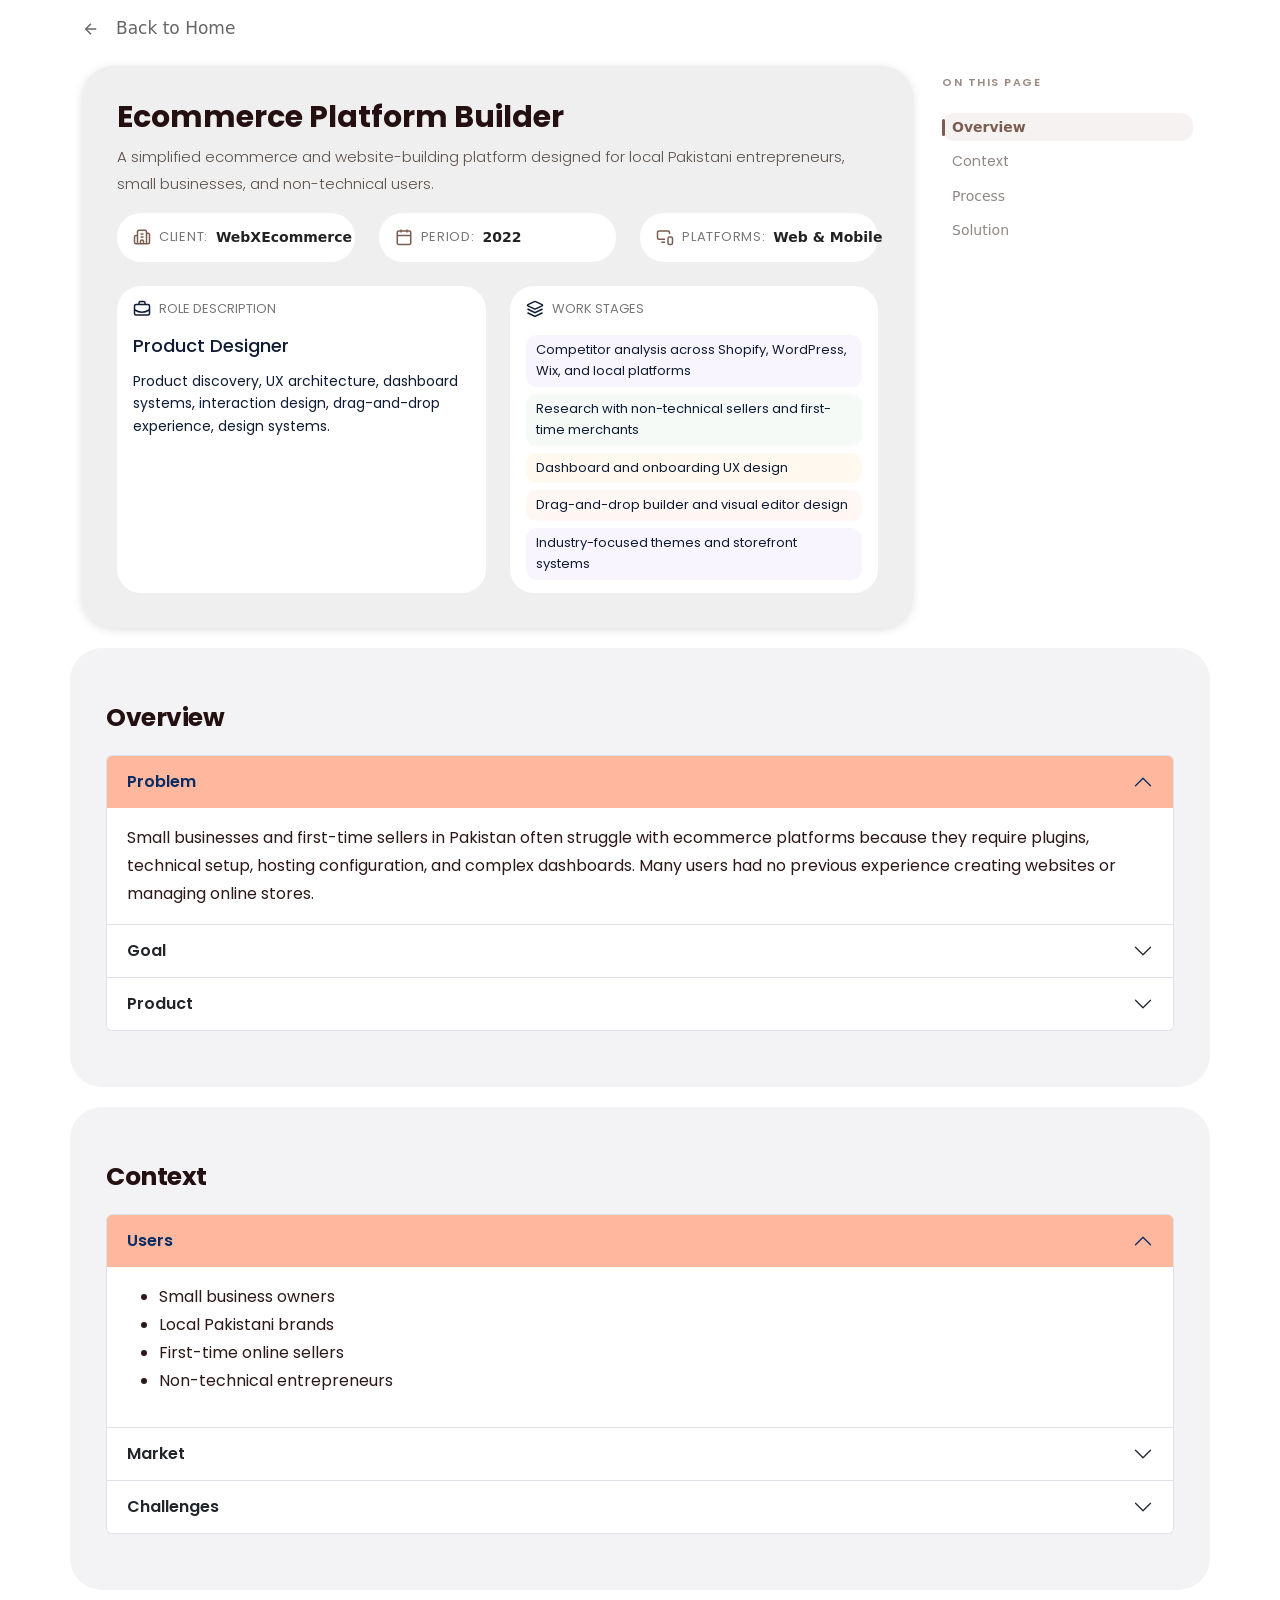
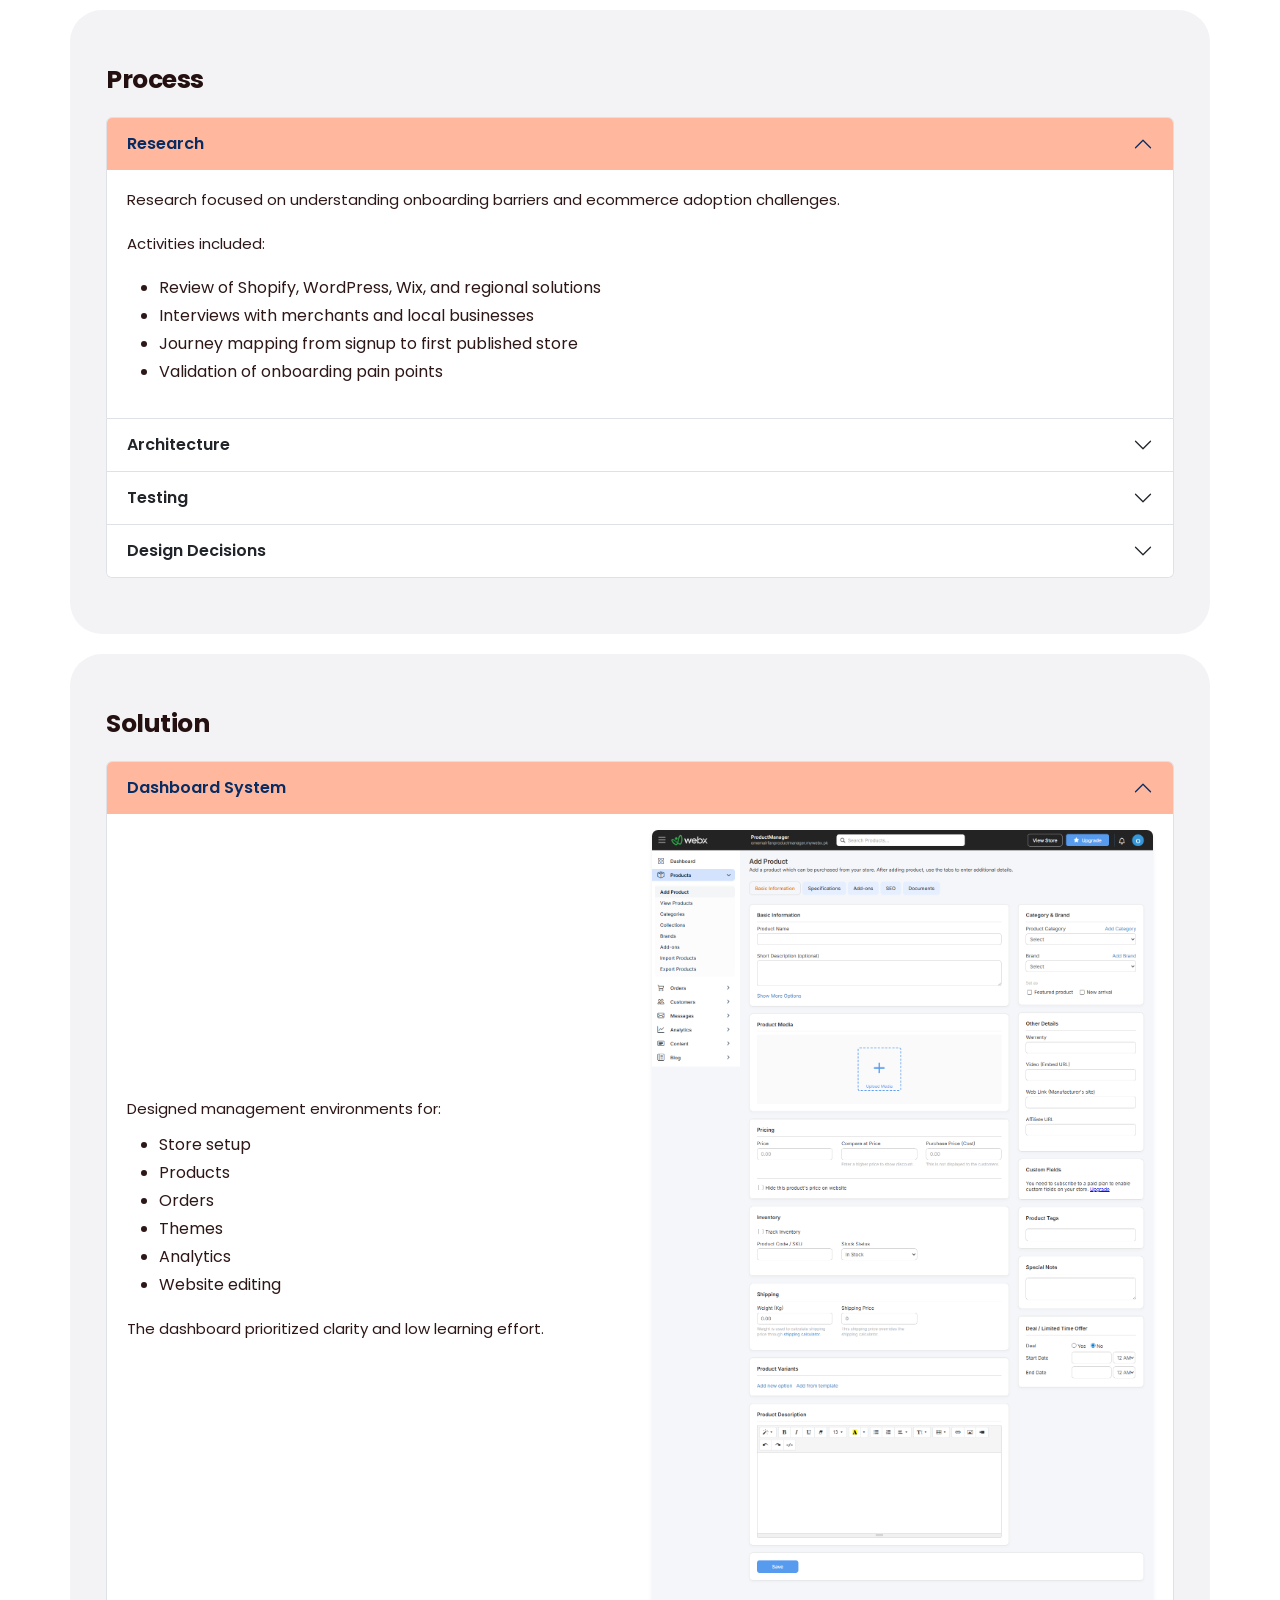
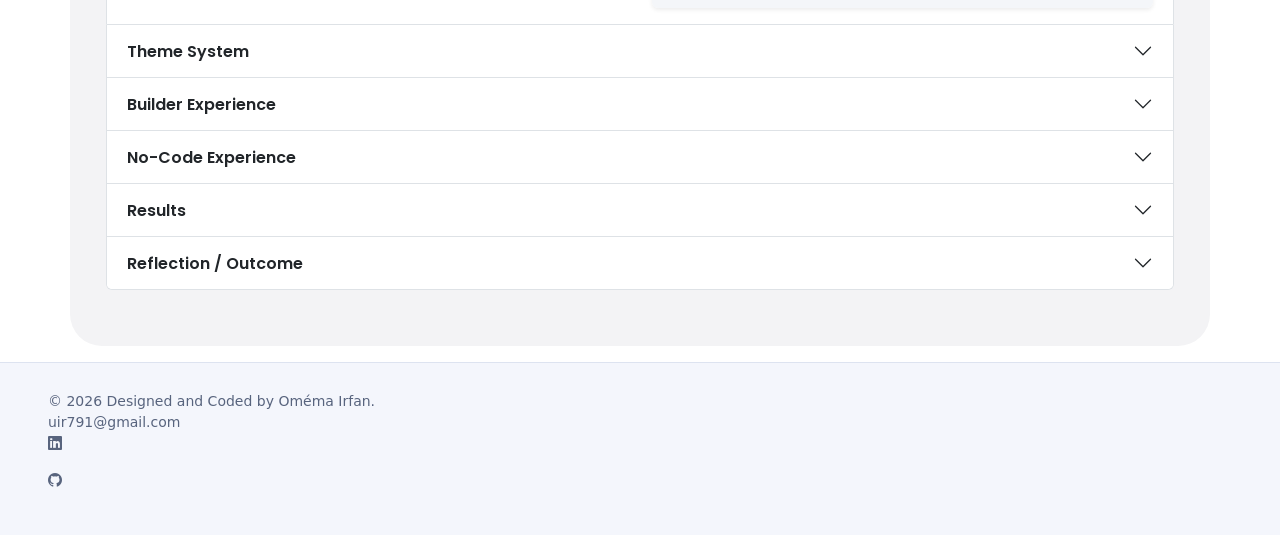
<file: casestudy.html>
<!DOCTYPE html>
<html lang="en">
  <head>
    <meta charset="UTF-8">
    <meta name="viewport" content="width=device-width, initial-scale=1.0">
    <title>Case Study - Ecommerce Platform Builder</title>
    <link rel="preconnect" href="https://fonts.googleapis.com">
    <link rel="preconnect" href="https://fonts.gstatic.com" crossorigin>
    <link href="https://fonts.googleapis.com/css2?family=Poppins:ital,wght@0,100;0,200;0,300;0,400;0,500;0,600;0,700;0,800;0,900;1,100;1,200;1,300;1,400;1,500;1,600;1,700;1,800;1,900&display=swap" rel="stylesheet">
    <link href="https://cdn.jsdelivr.net/npm/bootstrap@5.3.3/dist/css/bootstrap.min.css" rel="stylesheet">
    <link rel="stylesheet" href="https://cdn.jsdelivr.net/npm/bootstrap-icons@1.11.3/font/bootstrap-icons.min.css">
    <link rel="stylesheet" href="./css/style.css">
  </head>
  <body style="background:#fff;">
    <!-- BREADCRUMB -->
    <section class="breadcrumbs">
      <div class="container">
        <a href="index.html" class="d-inline-flex align-items-center text-decoration-none">
          <svg xmlns="http://www.w3.org/2000/svg" width="18" height="18" viewBox="0 0 24 24" fill="none" stroke="currentColor" stroke-width="2">
            <path d="m12 19-7-7 7-7"></path>
            <path d="M19 12H5"></path>
          </svg>
          <span class="ms-2 fw-medium"> Back to Home </span>
        </a>
      </div>
    </section>

    <!-- HERO SECTION -->
    <section class="hero-section">
      <div class="container">
        <div class="row g-4 align-items-start">
          <!-- LEFT CONTENT -->
          <div class="col-lg-9">
            <div class="content-box">
              <h1> Ecommerce Platform Builder </h1>
              <p class="lead"> A simplified ecommerce and website-building platform designed for local Pakistani entrepreneurs, small businesses, and non-technical users. </p>
              <div class="row g-4 mt-1">
                <!-- CLIENT -->
                <div class="col-md-4">
                  <div class="info">
                    <div class="info-box">
                      <!-- CLIENT ICON -->
                      <svg xmlns="http://www.w3.org/2000/svg" width="18" height="18" fill="none" stroke="currentColor" stroke-width="2" viewBox="0 0 24 24">
                        <path d="M10 12h4" />
                        <path d="M10 8h4" />
                        <path d="M14 21v-3a2 2 0 0 0-4 0v3" />
                        <path d="M6 10H4a2 2 0 0 0-2 2v7a2 2 0 0 0 2 2h16a2 2 0 0 0 2-2V9a2 2 0 0 0-2-2h-2" />
                        <path d="M6 21V5a2 2 0 0 1 2-2h8a2 2 0 0 1 2 2v16" />
                      </svg>
                      <small>CLIENT:</small>
                      <span class="info-content"> WebXEcommerce </span>
                    </div>
                  </div>
                </div>
                <!-- PERIOD -->
                <div class="col-md-4">
                  <div class="info">
                    <div class="info-box">
                      <!-- PERIOD ICON -->
                      <svg xmlns="http://www.w3.org/2000/svg" width="18" height="18" fill="none" stroke="currentColor" stroke-width="2" viewBox="0 0 24 24">
                        <rect width="18" height="18" x="3" y="4" rx="2" />
                        <path d="M16 2v4" />
                        <path d="M8 2v4" />
                        <path d="M3 10h18" />
                      </svg>
                      <small>PERIOD:</small>
                      <span class="info-content"> 2022 </span>
                    </div>
                  </div>
                </div>
                <!-- PLATFORMS -->
                <div class="col-md-4">
                  <div class="info">
                    <div class="info-box">
                      <!-- PLATFORM ICON -->
                      <svg xmlns="http://www.w3.org/2000/svg" width="18" height="18" fill="none" stroke="currentColor" stroke-width="2" viewBox="0 0 24 24">
                        <path d="M18 8V6a2 2 0 0 0-2-2H4a2 2 0 0 0-2 2v7a2 2 0 0 0 2 2h8" />
                        <path d="M7 19h5" />
                        <rect width="6" height="10" x="16" y="12" rx="2" />
                      </svg>
                      <small>PLATFORMS:</small>
                      <span class="info-content"> Web & Mobile </span>
                    </div>
                  </div>
                </div>
                <!-- ROLE -->
                <div class="col-lg-6">
                  <div class="info h-100">
                    <div class="d-flex align-items-center gap-2 mb-3">
                      <svg xmlns="http://www.w3.org/2000/svg" width="18" height="18" fill="none" stroke="currentColor" stroke-width="2" viewBox="0 0 24 24">
                        <path d="M12 12h.01" />
                        <path d="M16 6V4a2 2 0 0 0-2-2h-4a2 2 0 0 0-2 2v2" />
                        <path d="M22 13a18.15 18.15 0 0 1-20 0" />
                        <rect width="20" height="14" x="2" y="6" rx="2" />
                      </svg>
                      <small>ROLE DESCRIPTION</small>
                    </div>
                    <h4>Product Designer</h4>
                    <p> Product discovery, UX architecture, dashboard systems, interaction design, drag-and-drop experience, design systems. </p>
                  </div>
                </div>
                <!-- STAGES -->
                <div class="col-lg-6">
                  <div class="info stages h-100">
                    <div class="d-flex align-items-center gap-2 mb-3">
                      <svg xmlns="http://www.w3.org/2000/svg" width="18" height="18" fill="none" stroke="currentColor" stroke-width="2" viewBox="0 0 24 24">
                        <path d="M12.83 2.18a2 2 0 0 0-1.66 0L2.6 6.08a1 1 0 0 0 0 1.83l8.58 3.91a2 2 0 0 0 1.66 0l8.58-3.9a1 1 0 0 0 0-1.83z" />
                        <path d="M2 12l10 5 10-5" />
                        <path d="M2 17l10 5 10-5" />
                      </svg>
                      <small>WORK STAGES</small>
                    </div>
                    <div class="d-flex flex-column gap-1">
                      <p style="background-color: rgba(160, 128, 234, 0.08); ">Competitor analysis across Shopify, WordPress, Wix, and local platforms</p>
                      <p style="background-color: rgba(126, 194, 154, 0.08); ">Research with non-technical sellers and first-time merchants</p>
                      <p style="background-color: rgba(246, 191, 86, 0.09); ">Dashboard and onboarding UX design</p>
                      <p style="background-color: rgba(255, 149, 112, 0.08); ">Drag-and-drop builder and visual editor design</p>
                      <p style="background-color: rgba(160, 128, 234, 0.08); ">Industry-focused themes and storefront systems</p>
                    </div>
                  </div>
                </div>
              </div>
            </div>
          </div>
          <!-- SIDEBAR -->
          <div class="col-lg-3">
            <div class="sidebar sticky-top">
              <h6> ON THIS PAGE </h6>
              <ul>
                <li class="active"> <a href="#overviewAccordion" class="nav-link">Overview</a></li>
                <li> <a href="#contextAccordion" class="nav-link"></a>Context</a> </li>
                <li> <a href="#processAccordion" class="nav-link">Process</a> </li>
                <li> <a href="#solutionAccordion" class="nav-link">Solution</a> </li>
              </ul>
            </div>
          </div>
        </div>
      </div>
    </section>

    <!-- Overview Section -->
    <section class="about-casestudy">
      <div class="container">
        <div class="row">
          <div class="col-md-12 py-4 px-3">
            <h3>Overview</h3>
            <div class="accordion mt-4" id="overviewAccordion">
              <!-- Item 1 -->
              <div class="accordion-item">
                <h2 class="accordion-header" id="headingOverviewOne">
                  <button class="accordion-button" type="button" data-bs-toggle="collapse" data-bs-target="#collapseOverviewOne" aria-expanded="true" aria-controls="collapseOverviewOne">
                    Problem
                  </button>
                </h2>
                <div id="collapseOverviewOne" class="accordion-collapse collapse show" aria-labelledby="headingOverviewOne" data-bs-parent="#overviewAccordion">
                  <div class="accordion-body">
                    Small businesses and first-time sellers in Pakistan often struggle with ecommerce platforms because they require plugins, technical setup, hosting configuration, and complex dashboards.
                    Many users had no previous experience creating websites or managing online stores.
                  </div>
                </div>
              </div>
              <!-- Item 2 -->
              <div class="accordion-item">
                <h2 class="accordion-header" id="headingOverviewTwo">
                  <button class="accordion-button collapsed" type="button" data-bs-toggle="collapse" data-bs-target="#collapseOverviewTwo" aria-expanded="false" aria-controls="collapseOverviewTwo">
                    Goal
                  </button>
                </h2>
                <div id="collapseOverviewTwo" class="accordion-collapse collapse" aria-labelledby="headingOverviewTwo" data-bs-parent="#overviewAccordion">
                  <div class="accordion-body">
                    Create a no-code ecommerce platform that allows users to launch stores quickly without developer support or technical knowledge.
                  </div>
                </div>
              </div>
              <!-- Item 3 -->
              <div class="accordion-item">
                <h2 class="accordion-header" id="headingOverviewThree">
                  <button class="accordion-button collapsed" type="button" data-bs-toggle="collapse" data-bs-target="#collapseOverviewThree" aria-expanded="false" aria-controls="collapseOverviewThree">
                    Product
                  </button>
                </h2>
                <div id="collapseOverviewThree" class="accordion-collapse collapse" aria-labelledby="headingOverviewThree" data-bs-parent="#overviewAccordion">
                  <div class="accordion-body">
                    WebXEcommerce is an ecommerce and website-building platform combining store creation, visual editing, theme customization, product management, and website tools within one system.
                  </div>
                </div>
              </div>
            </div>
          </div>
        </div>
      </div>
    </section>

    <!-- Context Section -->
    <section class="about-casestudy">
      <div class="container">
        <div class="row">
          <div class="col-md-12 py-4 px-3">
            <h3>Context</h3>
            <div class="accordion mt-4" id="contextAccordion">
              <!-- Item 1 -->
              <div class="accordion-item">
                <h2 class="accordion-header" id="headingContextOne">
                  <button class="accordion-button" type="button" data-bs-toggle="collapse" data-bs-target="#collapseContextOne" aria-expanded="true" aria-controls="collapseContextOne">
                    Users
                  </button>
                </h2>
                <div id="collapseContextOne" class="accordion-collapse collapse show" aria-labelledby="headingContextOne" data-bs-parent="#contextAccordion">
                  <div class="accordion-body">
                    <ul>
                      <li>Small business owners</li>
                      <li>Local Pakistani brands</li>
                      <li>First-time online sellers</li>
                      <li>Non-technical entrepreneurs</li>
                    </ul>
                  </div>
                </div>
              </div>
              <!-- Item 2 -->
              <div class="accordion-item">
                <h2 class="accordion-header" id="headingContextTwo">
                  <button class="accordion-button collapsed" type="button" data-bs-toggle="collapse" data-bs-target="#collapseContextTwo" aria-expanded="false" aria-controls="collapseContextTwo">
                    Market
                  </button>
                </h2>
                <div id="collapseContextTwo" class="accordion-collapse collapse" aria-labelledby="headingContextTwo" data-bs-parent="#contextAccordion">
                  <div class="accordion-body">
                    Most available solutions focused on advanced users and required additional setup, plugins, or external integrations.
                    Platforms such as Shopify, WordPress, and similar tools created onboarding friction for beginners.
                  </div>
                </div>
              </div>
              <!-- Item 3 -->
              <div class="accordion-item">
                <h2 class="accordion-header" id="headingContextThree">
                  <button class="accordion-button collapsed" type="button" data-bs-toggle="collapse" data-bs-target="#collapseContextThree" aria-expanded="false" aria-controls="collapseContextThree">
                    Challenges
                  </button>
                </h2>
                <div id="collapseContextThree" class="accordion-collapse collapse" aria-labelledby="headingContextThree" data-bs-parent="#contextAccordion">
                  <div class="accordion-body">
                    <ul>
                      <li>Complex onboarding flows</li>
                      <li>Plugin dependency</li>
                      <li>Technical setup requirements</li>
                      <li>Difficult dashboards</li>
                      <li>Fragmented store management</li>
                      <li>Limited technical knowledge among users</li>
                    </ul>
                  </div>
                </div>
              </div>
            </div>
          </div>
        </div>
      </div>
    </section>

    <!-- Process Section -->
    <section class="about-casestudy">
      <div class="container">
        <div class="row">
          <div class="col-md-12 py-4 px-3">
            <h3>Process</h3>
            <div class="accordion mt-4" id="processAccordion">
              <!-- Item 1 -->
              <div class="accordion-item">
                <h2 class="accordion-header" id="headingProcessOne">
                  <button class="accordion-button" type="button" data-bs-toggle="collapse" data-bs-target="#collapseProcessOne" aria-expanded="true" aria-controls="collapseProcessOne">
                    Research
                  </button>
                </h2>
                <div id="collapseProcessOne" class="accordion-collapse collapse show" aria-labelledby="headingProcessOne" data-bs-parent="#processAccordion">
                  <div class="accordion-body">
                    <p>Research focused on understanding onboarding barriers and ecommerce adoption challenges.</p>
                    <p>Activities included:</p>
                    <ul>
                      <li>Review of Shopify, WordPress, Wix, and regional solutions</li>
                      <li>Interviews with merchants and local businesses</li>
                      <li>Journey mapping from signup to first published store</li>
                      <li>Validation of onboarding pain points</li>
                    </ul>
                  </div>
                </div>
              </div>
              <!-- Item 2: Architecture -->
              <div class="accordion-item">
                <h2 class="accordion-header" id="headingProcessTwo">
                  <button class="accordion-button collapsed" type="button" data-bs-toggle="collapse" data-bs-target="#collapseProcessTwo" aria-expanded="false" aria-controls="collapseProcessTwo">
                    Architecture
                  </button>
                </h2>
                <div id="collapseProcessTwo" class="accordion-collapse collapse" aria-labelledby="headingProcessTwo" data-bs-parent="#processAccordion">
                  <div class="accordion-body">
                    <div class="row align-items-center">
                      <div class="col-md-6 mb-3 mb-md-0">
                        I worked on structuring multiple product areas including:
                        <ul class="mt-2">
                          <li>Store dashboard</li>
                          <li>Product management</li>
                          <li>Order workflows</li>
                          <li>Analytics sections</li>
                          <li>Theme customization</li>
                          <li>Website editor states</li>
                        </ul>
                        <p class="mt-2 mb-0">The objective was reducing complexity while keeping flexibility.</p>
                      </div>
                      <div class="col-md-6 text-center">
                        <img src="./img/webx-dashbaord.png" alt="Information Architecture and Workflows Diagram" class="img-fluid rounded shadow-sm">
                      </div>
                    </div>
                  </div>
                </div>
              </div>
              <!-- Item 3: Testing -->
              <div class="accordion-item">
                <h2 class="accordion-header" id="headingProcessThree">
                  <button class="accordion-button collapsed" type="button" data-bs-toggle="collapse" data-bs-target="#collapseProcessThree" aria-expanded="false" aria-controls="collapseProcessThree">
                    Testing
                  </button>
                </h2>
                <div id="collapseProcessThree" class="accordion-collapse collapse" aria-labelledby="headingProcessThree" data-bs-parent="#processAccordion">
                  <div class="accordion-body">
                    Testing focused mainly on onboarding and store setup flows.
                    Validation areas included:
                    <ul>
                      <li>First store creation</li>
                      <li>Product publishing</li>
                      <li>Theme switching</li>
                      <li>Page editing interactions</li>
                      <li>Setup completion rate</li>
                    </ul>
                  </div>
                </div>
              </div>
              <!-- Item 4: Design Decisions -->
              <div class="accordion-item">
                <h2 class="accordion-header" id="headingProcessFour">
                  <button class="accordion-button collapsed" type="button" data-bs-toggle="collapse" data-bs-target="#collapseProcessFour" aria-expanded="false" aria-controls="collapseProcessFour">
                    Design Decisions
                  </button>
                </h2>
                <div id="collapseProcessFour" class="accordion-collapse collapse" aria-labelledby="headingProcessFour" data-bs-parent="#processAccordion">
                  <div class="accordion-body">
                    <div class="row align-items-center">
                      <div class="col-md-6 mb-3 mb-md-0">
                        Several decisions were made to reduce user friction:
                        <ul class="mt-2">
                          <li>Replace plugin dependency with built-in features</li>
                          <li>Introduce ready-made industry templates</li>
                          <li>Simplify dashboard navigation</li>
                          <li>Use drag-and-drop editing instead of configuration panels</li>
                          <li>Reduce steps during onboarding</li>
                        </ul>
                      </div>
                      <div class="col-md-6 text-center">
                        <img src="./img/productcasestudy.webp" alt="Design Decision Visual" class="img-fluid rounded shadow-sm">
                      </div>
                    </div>
                  </div>
                </div>
              </div>
            </div>
          </div>
        </div>
      </div>
    </section>

    <!-- Solution Section -->
    <section class="about-casestudy">
      <div class="container">
        <div class="row">
          <div class="col-md-12 py-4 px-3">
            <h3>Solution</h3>
            <div class="accordion mt-4" id="solutionAccordion">
              <!-- Item 1: Dashboard System -->
              <div class="accordion-item">
                <h2 class="accordion-header" id="headingSolutionOne">
                  <button class="accordion-button" type="button" data-bs-toggle="collapse" data-bs-target="#collapseSolutionOne" aria-expanded="true" aria-controls="collapseSolutionOne">
                    Dashboard System
                  </button>
                </h2>
                <div id="collapseSolutionOne" class="accordion-collapse collapse show" aria-labelledby="headingSolutionOne" data-bs-parent="#solutionAccordion">
                  <div class="accordion-body">
                    <div class="row align-items-center">
                      <div class="col-md-6 mb-3 mb-md-0">
                        <p class="mb-2">Designed management environments for:</p>
                        <ul>
                          <li>Store setup</li>
                          <li>Products</li>
                          <li>Orders</li>
                          <li>Themes</li>
                          <li>Analytics</li>
                          <li>Website editing</li>
                        </ul>
                        <p class="mt-2 mb-0">The dashboard prioritized clarity and low learning effort.</p>
                      </div>
                      <div class="col-md-6 text-center">
                        <img src="./img/webx-pro.png" alt="Dashboard System Interface" class="img-fluid rounded shadow-sm">
                      </div>
                    </div>
                  </div>
                </div>
              </div>
              <!-- Item 2: Theme System -->
              <div class="accordion-item">
                <h2 class="accordion-header" id="headingSolutionTwo">
                  <button class="accordion-button collapsed" type="button" data-bs-toggle="collapse" data-bs-target="#collapseSolutionTwo" aria-expanded="false" aria-controls="collapseSolutionTwo">
                    Theme System
                  </button>
                </h2>
                <div id="collapseSolutionTwo" class="accordion-collapse collapse" aria-labelledby="headingSolutionTwo" data-bs-parent="#solutionAccordion">
                  <div class="accordion-body">
                    <div class="row align-items-center">
                      <div class="col-md-6 mb-3 mb-md-0">
                        Created 5 built-in themes for different business types:
                        <ul class="mt-2">
                          <li>Fashion & Clothing</li>
                          <li>Food & Restaurants</li>
                          <li>Electronics</li>
                          <li>Beauty & Cosmetics</li>
                          <li>Local Retail</li>
                        </ul>
                        <p class="mt-2 mb-0">Each theme included responsive layouts and simplified customization.</p>
                      </div>
                      <div class="col-md-6 text-center">
                        <img src="./img/webx-theme.png" alt="Theme System Layout Previews" class="img-fluid rounded shadow-sm">
                      </div>
                    </div>
                  </div>
                </div>
              </div>
              <!-- Item 3: Builder Experience -->
              <div class="accordion-item">
                <h2 class="accordion-header" id="headingSolutionThree">
                  <button class="accordion-button collapsed" type="button" data-bs-toggle="collapse" data-bs-target="#collapseSolutionThree" aria-expanded="false" aria-controls="collapseSolutionThree">
                    Builder Experience
                  </button>
                </h2>
                <div id="collapseSolutionThree" class="accordion-collapse collapse" aria-labelledby="headingSolutionThree" data-bs-parent="#solutionAccordion">
                  <div class="accordion-body">
                    <div class="row align-items-center">
                      <div class="col-md-6 mb-3 mb-md-0">
                        Developed an animated drag-and-drop experience allowing users to:
                        <ul class="mt-2">
                          <li>Rearrange sections</li>
                          <li>Edit content visually</li>
                          <li>Configure pages live</li>
                          <li>Manage products without coding</li>
                        </ul>
                      </div>
                      <div class="col-md-6 text-center">
                        <img src="./img/dragdrop.webp" alt="Builder Experience UI Visual" class="img-fluid rounded shadow-sm">
                      </div>
                    </div>
                  </div>
                </div>
              </div>
              <!-- Item 4: No-Code Experience -->
              <div class="accordion-item">
                <h2 class="accordion-header" id="headingSolutionFour">
                  <button class="accordion-button collapsed" type="button" data-bs-toggle="collapse" data-bs-target="#collapseSolutionFour" aria-expanded="false" aria-controls="collapseSolutionFour">
                    No-Code Experience
                  </button>
                </h2>
                <div id="collapseSolutionFour" class="accordion-collapse collapse" aria-labelledby="headingSolutionFour" data-bs-parent="#solutionAccordion">
                  <div class="accordion-body">
                    The platform removed technical barriers by providing:
                    <ul>
                      <li>Built-in ecommerce tools</li>
                      <li>Visual editing</li>
                      <li>Plugin-free setup</li>
                      <li>Ready storefront templates</li>
                      <li>Simplified management flows</li>
                    </ul>
                  </div>
                </div>
              </div>
              <!-- Item 5: Results -->
              <div class="accordion-item">
                <h2 class="accordion-header" id="headingSolutionFive">
                  <button class="accordion-button collapsed" type="button" data-bs-toggle="collapse" data-bs-target="#collapseSolutionFive" aria-expanded="false" aria-controls="collapseSolutionFive">
                    Results
                  </button>
                </h2>
                <div id="collapseSolutionFive" class="accordion-collapse collapse" aria-labelledby="headingSolutionFive" data-bs-parent="#solutionAccordion">
                  <div class="accordion-body">
                    <p>After implementation the platform showed improvements in onboarding and activation.</p>
                    <p style="background-color: rgba(160, 128, 234, 0.08);  padding: 5px;">51% reduction in store setup time</p>
                    <p style="background-color: rgba(126, 194, 154, 0.08);  padding: 5px;">46% lower onboarding drop-off</p>
                    <p style="background-color: rgba(246, 191, 86, 0.09);  padding: 5px;">34% increase in completed seller activation</p>
                    <p>Additional impact:</p>
                    <ul>
                      <li>Higher theme adoption</li>
                      <li>Faster product publishing</li>
                      <li>Lower support dependency</li>
                    </ul>
                  </div>
                </div>
              </div>
              <!-- Item 6: Reflection / Outcome -->
              <div class="accordion-item">
                <h2 class="accordion-header" id="headingSolutionSix">
                  <button class="accordion-button collapsed" type="button" data-bs-toggle="collapse" data-bs-target="#collapseSolutionSix" aria-expanded="false" aria-controls="collapseSolutionSix">
                    Reflection / Outcome
                  </button>
                </h2>
                <div id="collapseSolutionSix" class="accordion-collapse collapse" aria-labelledby="headingSolutionSix" data-bs-parent="#solutionAccordion">
                  <div class="accordion-body">
                    <p>This project focused on simplifying ecommerce for non-technical users and reducing entry barriers for local businesses.</p>
                    <p>The case demonstrates experience in:</p>
                    <p style="background-color: rgba(160, 128, 234, 0.08);  padding: 5px;">51% reduction in store setup time</p>
                    <p style="background-color: rgba(126, 194, 154, 0.08);  padding: 5px;">46% lower onboarding drop-off</p>
                    <p style="background-color: rgba(246, 191, 86, 0.09);  padding: 5px;">34% increase in completed seller activation</p>
                    <p>Additional impact:</p>
                    <ul>
                      <li>SaaS product design</li>
                      <li>No-code experiences</li>
                      <li>Local market solutions</li>
                      <li>Scalable ecommerce architecture</li>
                    </ul>
                  </div>
                </div>
              </div>
            </div>
          </div>
        </div>
      </div>
    </section>

        <!-- FOOTER -->
    <footer class="site-footer mt-3">
      <div class="container-fluid px-lg-5">
        <div class="footer-wrap">
          <!-- LEFT -->
          <div class="footer-left"> © 2026 Designed and Coded by Oméma Irfan. </div>
          <!-- RIGHT -->
          <div class="footer-right">
            <a href="mailto:uir791@gmail.com" class="footer-mail"> uir791@gmail.com </a>
            <p class="footer-icon">
              <i class="bi bi-linkedin"></i>
            </p>
            <p class="footer-icon">
              <i class="bi bi-github"></i>
            </p>
          </div>
        </div>
      </div>
    </footer>
    <script src="https://cdn.jsdelivr.net/npm/bootstrap@5.3.3/dist/js/bootstrap.bundle.min.js"></script>
  </body>
</html>
</file>
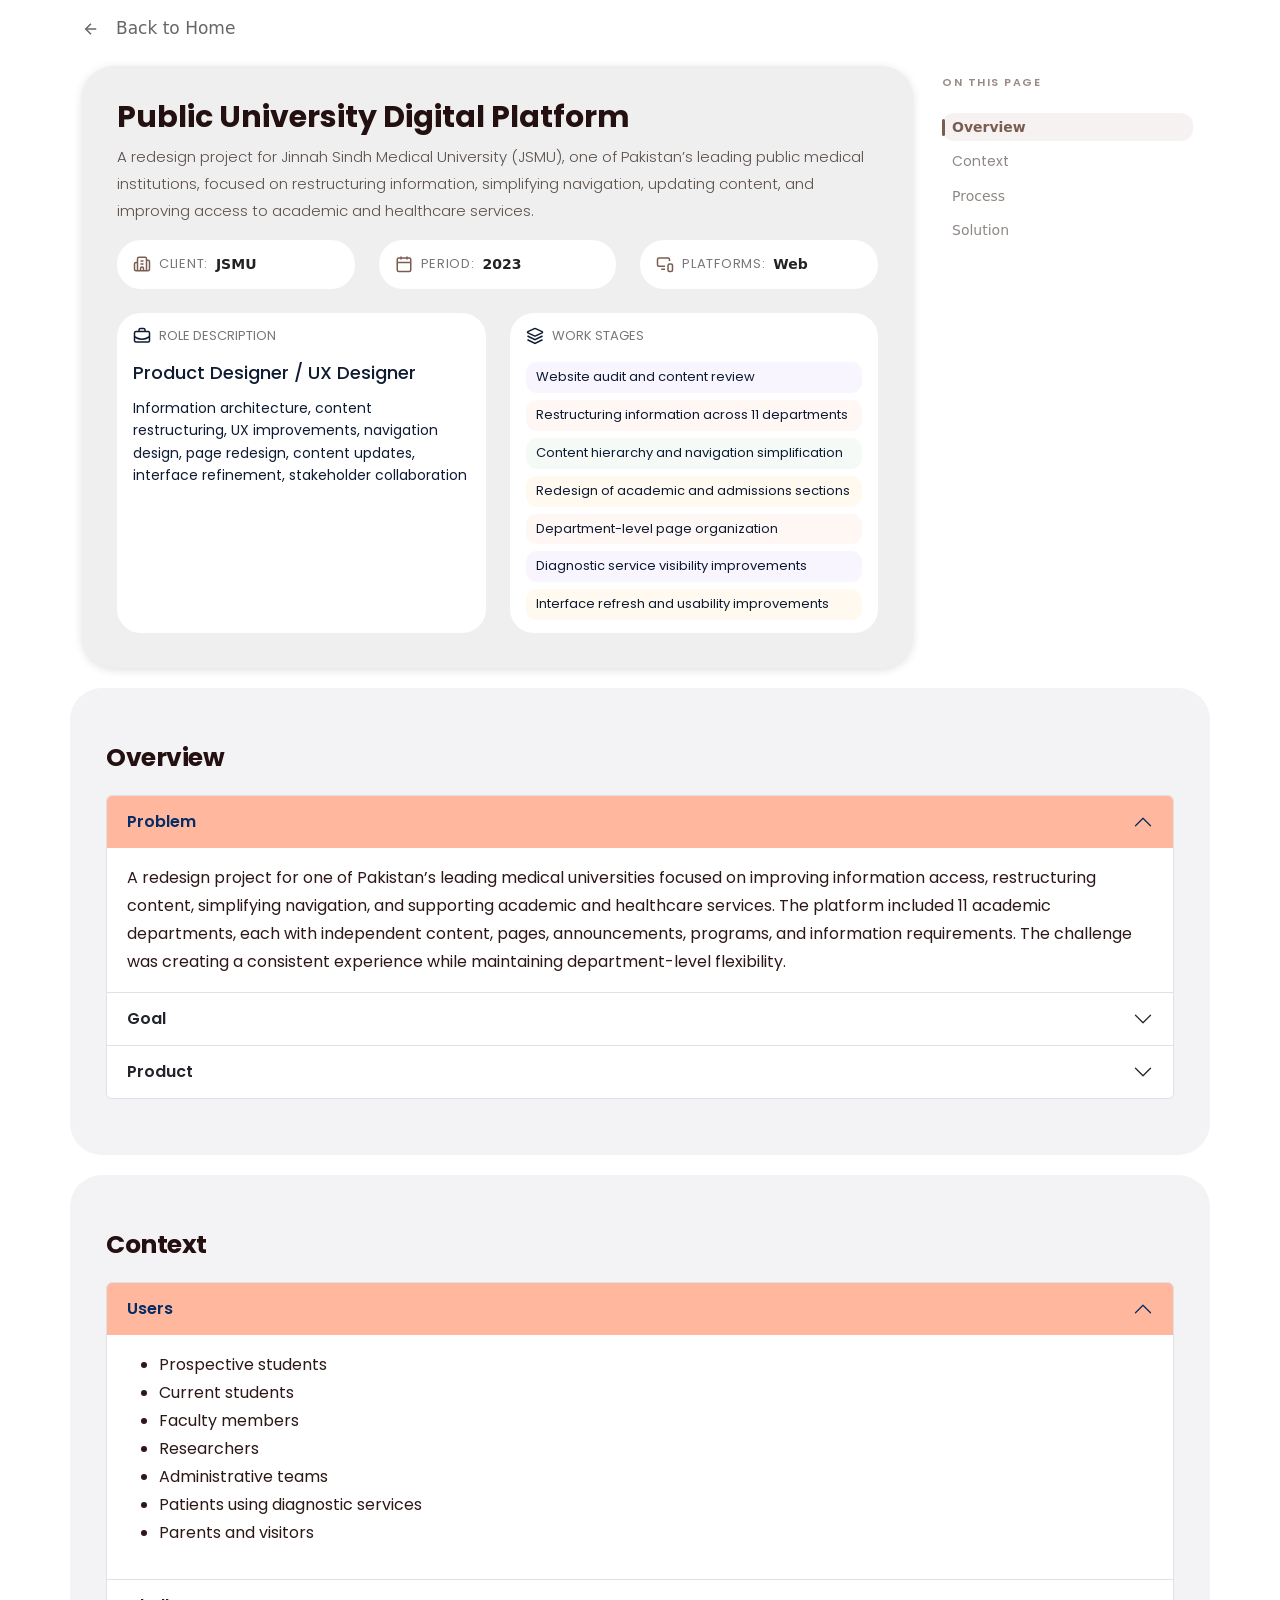
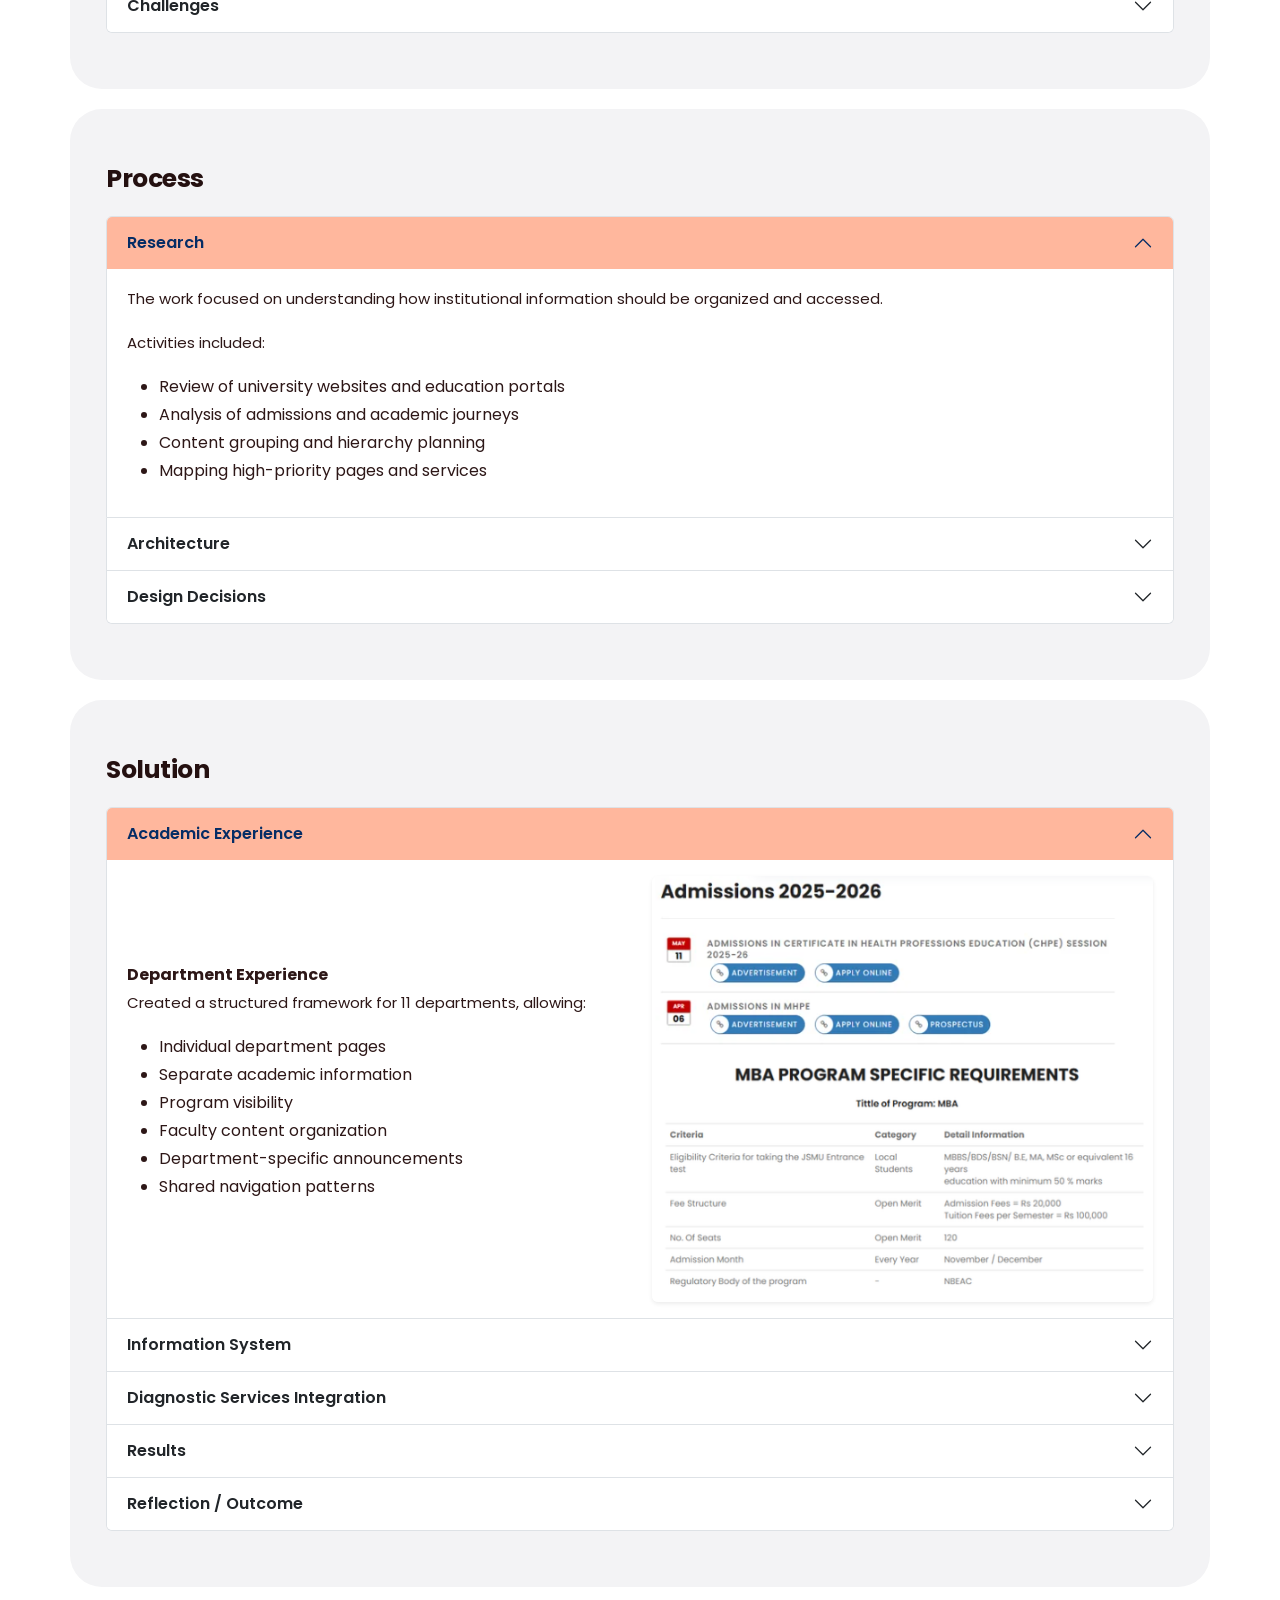
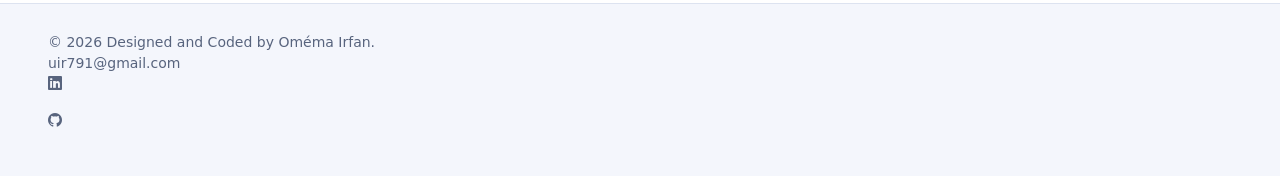
<file: casestudy2.html>
<!DOCTYPE html>
<html lang="en">
  <head>
    <meta charset="UTF-8">
    <meta name="viewport" content="width=device-width, initial-scale=1.0">
    <title>Case Study - Public University Digital Platform</title>
    <link rel="preconnect" href="https://fonts.googleapis.com">
    <link rel="preconnect" href="https://fonts.gstatic.com" crossorigin>
    <link href="https://fonts.googleapis.com/css2?family=Poppins:ital,wght@0,100;0,200;0,300;0,400;0,500;0,600;0,700;0,800;0,900;1,100;1,200;1,300;1,400;1,500;1,600;1,700;1,800;1,900&display=swap" rel="stylesheet">
    <link href="https://cdn.jsdelivr.net/npm/bootstrap@5.3.3/dist/css/bootstrap.min.css" rel="stylesheet">
    <link rel="stylesheet" href="https://cdn.jsdelivr.net/npm/bootstrap-icons@1.11.3/font/bootstrap-icons.min.css">
    <link rel="stylesheet" href="./css/style.css">
  </head>
  <body style="background:#fff;">
    <!-- BREADCRUMB -->
    <section class="breadcrumbs">
      <div class="container">
        <a href="index.html" class="d-inline-flex align-items-center text-decoration-none">
          <svg xmlns="http://www.w3.org/2000/svg" width="18" height="18" viewBox="0 0 24 24" fill="none" stroke="currentColor" stroke-width="2">
            <path d="m12 19-7-7 7-7"></path>
            <path d="M19 12H5"></path>
          </svg>
          <span class="ms-2 fw-medium"> Back to Home </span>
        </a>
      </div>
    </section>

    <!-- HERO SECTION -->
    <section class="hero-section">
      <div class="container">
        <div class="row g-4 align-items-start">
          <!-- LEFT CONTENT -->
          <div class="col-lg-9">
            <div class="content-box">
              <h1> Public University Digital Platform</h1>
              <p class="lead">A redesign project for Jinnah Sindh Medical University (JSMU), one of Pakistan’s leading public medical institutions, focused on restructuring information, simplifying navigation, updating content, and improving access to academic and healthcare services.</p>
              <div class="row g-4 mt-1">
                <!-- CLIENT -->
                <div class="col-md-4">
                  <div class="info">
                    <div class="info-box">
                      <!-- CLIENT ICON -->
                      <svg xmlns="http://www.w3.org/2000/svg" width="18" height="18" fill="none" stroke="currentColor" stroke-width="2" viewBox="0 0 24 24">
                        <path d="M10 12h4" />
                        <path d="M10 8h4" />
                        <path d="M14 21v-3a2 2 0 0 0-4 0v3" />
                        <path d="M6 10H4a2 2 0 0 0-2 2v7a2 2 0 0 0 2 2h16a2 2 0 0 0 2-2V9a2 2 0 0 0-2-2h-2" />
                        <path d="M6 21V5a2 2 0 0 1 2-2h8a2 2 0 0 1 2 2v16" />
                      </svg>
                      <small>CLIENT:</small>
                      <span class="info-content"> JSMU</span>
                    </div>
                  </div>
                </div>
                <!-- PERIOD -->
                <div class="col-md-4">
                  <div class="info">
                    <div class="info-box">
                      <!-- PERIOD ICON -->
                      <svg xmlns="http://www.w3.org/2000/svg" width="18" height="18" fill="none" stroke="currentColor" stroke-width="2" viewBox="0 0 24 24">
                        <rect width="18" height="18" x="3" y="4" rx="2" />
                        <path d="M16 2v4" />
                        <path d="M8 2v4" />
                        <path d="M3 10h18" />
                      </svg>
                      <small>PERIOD:</small>
                      <span class="info-content"> 2023 </span>
                    </div>
                  </div>
                </div>
                <!-- PLATFORMS -->
                <div class="col-md-4">
                  <div class="info">
                    <div class="info-box">
                      <!-- PLATFORM ICON -->
                      <svg xmlns="http://www.w3.org/2000/svg" width="18" height="18" fill="none" stroke="currentColor" stroke-width="2" viewBox="0 0 24 24">
                        <path d="M18 8V6a2 2 0 0 0-2-2H4a2 2 0 0 0-2 2v7a2 2 0 0 0 2 2h8" />
                        <path d="M7 19h5" />
                        <rect width="6" height="10" x="16" y="12" rx="2" />
                      </svg>
                      <small>PLATFORMS:</small>
                      <span class="info-content"> Web  </span>
                    </div>
                  </div>
                </div>
                <!-- ROLE -->
                <div class="col-lg-6">
                  <div class="info h-100">
                    <div class="d-flex align-items-center gap-2 mb-3">
                      <svg xmlns="http://www.w3.org/2000/svg" width="18" height="18" fill="none" stroke="currentColor" stroke-width="2" viewBox="0 0 24 24">
                        <path d="M12 12h.01" />
                        <path d="M16 6V4a2 2 0 0 0-2-2h-4a2 2 0 0 0-2 2v2" />
                        <path d="M22 13a18.15 18.15 0 0 1-20 0" />
                        <rect width="20" height="14" x="2" y="6" rx="2" />
                      </svg>
                      <small>ROLE DESCRIPTION</small>
                    </div>
                    <h4>Product Designer / UX Designer</h4>
                    <p> Information architecture, content restructuring, UX improvements, navigation design, page redesign, content updates, interface refinement, stakeholder collaboration </p>
                  </div>
                </div>
                <!-- STAGES -->
                <div class="col-lg-6">
                  <div class="info stages h-100">
                    <div class="d-flex align-items-center gap-2 mb-3">
                      <svg xmlns="http://www.w3.org/2000/svg" width="18" height="18" fill="none" stroke="currentColor" stroke-width="2" viewBox="0 0 24 24">
                        <path d="M12.83 2.18a2 2 0 0 0-1.66 0L2.6 6.08a1 1 0 0 0 0 1.83l8.58 3.91a2 2 0 0 0 1.66 0l8.58-3.9a1 1 0 0 0 0-1.83z" />
                        <path d="M2 12l10 5 10-5" />
                        <path d="M2 17l10 5 10-5" />
                      </svg>
                      <small>WORK STAGES</small>
                    </div>
                    <div class="d-flex flex-column gap-1">
                      <p style="background-color: rgba(160, 128, 234, 0.08); ">Website audit and content review</p>
                      <p style="background-color: rgba(255, 149, 112, 0.08); ">Restructuring information across 11 departments</p>
                      <p style="background-color: rgba(126, 194, 154, 0.08); ">Content hierarchy and navigation simplification</p>
                      <p style="background-color: rgba(246, 191, 86, 0.09); ">Redesign of academic and admissions sections</p>
                      <p style="background-color: rgba(255, 149, 112, 0.08); ">Department-level page organization</p>
                      <p style="background-color: rgba(160, 128, 234, 0.08); ">Diagnostic service visibility improvements</p>
                      <p style="background-color: rgba(246, 191, 86, 0.09); ">Interface refresh and usability improvements</p>
                    </div>
                  </div>
                </div>
              </div>
            </div>
          </div>
          <!-- SIDEBAR -->
          <div class="col-lg-3">
            <div class="sidebar sticky-top">
              <h6> ON THIS PAGE </h6>
              <ul>
                <li class="active"> <a href="#overviewAccordion" class="nav-link">Overview</a></li>
                <li> <a href="#contextAccordion" class="nav-link"></a>Context</a> </li>
                <li> <a href="#processAccordion" class="nav-link">Process</a> </li>
                <li> <a href="#solutionAccordion" class="nav-link">Solution</a> </li>
              </ul>
            </div>
          </div>
        </div>
      </div>
    </section>

<!-- Overview Section -->
    <section class="about-casestudy">
      <div class="container">
        <div class="row">
          <div class="col-md-12 py-4 px-3">
            <h3>Overview</h3>
            <div class="accordion mt-4" id="overviewAccordion">
              <!-- Item 1 -->
              <div class="accordion-item">
                <h2 class="accordion-header" id="headingOverviewOne">
                  <button class="accordion-button" type="button" data-bs-toggle="collapse" data-bs-target="#collapseOverviewOne" aria-expanded="true" aria-controls="collapseOverviewOne">
                    Problem
                  </button>
                </h2>
                <div id="collapseOverviewOne" class="accordion-collapse collapse show" aria-labelledby="headingOverviewOne" data-bs-parent="#overviewAccordion">
                  <div class="accordion-body">
                   A redesign project for one of Pakistan’s leading medical universities focused on improving information access, restructuring content, simplifying navigation, and supporting academic and healthcare services.

The platform included 11 academic departments, each with independent content, pages, announcements, programs, and information requirements. The challenge was creating a consistent experience while maintaining department-level flexibility.
                  </div>
                </div>
              </div>
              <!-- Item 2 -->
              <div class="accordion-item">
                <h2 class="accordion-header" id="headingOverviewTwo">
                  <button class="accordion-button collapsed" type="button" data-bs-toggle="collapse" data-bs-target="#collapseOverviewTwo" aria-expanded="false" aria-controls="collapseOverviewTwo">
                    Goal
                  </button>
                </h2>
                <div id="collapseOverviewTwo" class="accordion-collapse collapse" aria-labelledby="headingOverviewTwo" data-bs-parent="#overviewAccordion">
                  <div class="accordion-body">
                    Create a structured digital experience that improves discoverability, supports institutional communication, and provides clearer access to academic and healthcare information.
                  </div>
                </div>
              </div>
              <!-- Item 3 -->
              <div class="accordion-item">
                <h2 class="accordion-header" id="headingOverviewThree">
                  <button class="accordion-button collapsed" type="button" data-bs-toggle="collapse" data-bs-target="#collapseOverviewThree" aria-expanded="false" aria-controls="collapseOverviewThree">
                    Product
                  </button>
                </h2>
                <div id="collapseOverviewThree" class="accordion-collapse collapse" aria-labelledby="headingOverviewThree" data-bs-parent="#overviewAccordion">
                  <div class="accordion-body">
                    A public university website covering:
                    <ul class="mt-2 mb-0">
                      <li>Admissions</li>
                      <li>Institutes and departments</li>
                      <li>Academic information</li>
                      <li>Research sections</li>
                      <li>Student resources</li>
                      <li>Events and notices</li>
                      <li>Diagnostic laboratory access</li>
                      <li>Public healthcare services</li>
                    </ul>
                  </div>
                </div>
              </div>
            </div>
          </div>
        </div>
      </div>
    </section>

    <!-- Context Section -->
    <section class="about-casestudy">
      <div class="container">
        <div class="row">
          <div class="col-md-12 py-4 px-3">
            <h3>Context</h3>
            <div class="accordion mt-4" id="contextAccordion">
              <!-- Item 1 -->
              <div class="accordion-item">
                <h2 class="accordion-header" id="headingContextOne">
                  <button class="accordion-button" type="button" data-bs-toggle="collapse" data-bs-target="#collapseContextOne" aria-expanded="true" aria-controls="collapseContextOne">
                    Users
                  </button>
                </h2>
                <div id="collapseContextOne" class="accordion-collapse collapse show" aria-labelledby="headingContextOne" data-bs-parent="#contextAccordion">
                  <div class="accordion-body">
                    <ul>
                      <li>Prospective students</li>
                      <li>Current students</li>
                      <li>Faculty members</li>
                      <li>Researchers</li>
                      <li>Administrative teams</li>
                      <li>Patients using diagnostic services</li>
                      <li>Parents and visitors</li>
                    </ul>
                  </div>
                </div>
              </div>
              <!-- Item 2 -->
              <div class="accordion-item">
                <h2 class="accordion-header" id="headingContextTwo">
                  <button class="accordion-button collapsed" type="button" data-bs-toggle="collapse" data-bs-target="#collapseContextTwo" aria-expanded="false" aria-controls="collapseContextTwo">
                    Challenges
                  </button>
                </h2>
                <div id="collapseContextTwo" class="accordion-collapse collapse" aria-labelledby="headingContextTwo" data-bs-parent="#contextAccordion">
                  <div class="accordion-body">
                    <ul>
                      <li>Large information volume across 11 departments</li>
                      <li>Independent academic content and pages</li>
                      <li>Multiple user groups</li>
                      <li>Public-sector information hierarchy</li>
                      <li>Frequent notices and updates</li>
                      <li>Academic and healthcare information coexistence</li>
                      <li>Navigation across departments and services</li>
                    </ul>
                  </div>
                </div>
              </div>
            </div>
          </div>
        </div>
      </div>
    </section>

    <!-- Process Section -->
    <section class="about-casestudy">
      <div class="container">
        <div class="row">
          <div class="col-md-12 py-4 px-3">
            <h3>Process</h3>
            <div class="accordion mt-4" id="processAccordion">
              <!-- Item 1 -->
              <div class="accordion-item">
                <h2 class="accordion-header" id="headingProcessOne">
                  <button class="accordion-button" type="button" data-bs-toggle="collapse" data-bs-target="#collapseProcessOne" aria-expanded="true" aria-controls="collapseProcessOne">
                    Research
                  </button>
                </h2>
                <div id="collapseProcessOne" class="accordion-collapse collapse show" aria-labelledby="headingProcessOne" data-bs-parent="#processAccordion">
                  <div class="accordion-body">
                    <p>The work focused on understanding how institutional information should be organized and accessed.</p>
                    <p>Activities included:</p>
                    <ul>
                      <li>Review of university websites and education portals</li>
                      <li>Analysis of admissions and academic journeys</li>
                      <li>Content grouping and hierarchy planning</li>
                      <li>Mapping high-priority pages and services</li>
                    </ul>
                  </div>
                </div>
              </div>
              <!-- Item 2: Architecture -->
              <div class="accordion-item">
                <h2 class="accordion-header" id="headingProcessTwo">
                  <button class="accordion-button collapsed" type="button" data-bs-toggle="collapse" data-bs-target="#collapseProcessTwo" aria-expanded="false" aria-controls="collapseProcessTwo">
                    Architecture
                  </button>
                </h2>
                <div id="collapseProcessTwo" class="accordion-collapse collapse" aria-labelledby="headingProcessTwo" data-bs-parent="#processAccordion">
                  <div class="accordion-body">
                    <div class="row align-items-center">
                      <div class="col-md-6 mb-3 mb-md-0">
                        The redesign required organizing information across:
                        <ul class="mt-2">
                          <li>Admissions structure</li>
                         <li>11 departmental structures</li>
                          <li>Department navigation</li>
                          <li>Research pages</li>
                          <li>Student services</li>
                          <li>Academic notices</li>
                          <li>Event updates</li>
                          <li>Diagnostic laboratory access</li>
                          <li>Contact and support areas</li>
                        </ul>
                        <p class="mt-2 mb-0">Each department maintained separate pages and content while following a unified system.

The goal was balancing consistency, scalability, and information clarity.</p>
                      </div>
                      <div class="col-md-6 text-center">
                        <img src="./img/jsmu-nav.jpeg" alt="Information Architecture and Workflows Diagram" class="img-fluid rounded shadow-sm">
                      </div>
                    </div>
                  </div>
                </div>
              </div>
              <!-- Item 3: Design Decisions -->
              <div class="accordion-item">
                <h2 class="accordion-header" id="headingProcessFour">
                  <button class="accordion-button collapsed" type="button" data-bs-toggle="collapse" data-bs-target="#collapseProcessFour" aria-expanded="false" aria-controls="collapseProcessFour">
                    Design Decisions
                  </button>
                </h2>
                <div id="collapseProcessFour" class="accordion-collapse collapse" aria-labelledby="headingProcessFour" data-bs-parent="#processAccordion">
                  <div class="accordion-body">
                    <div class="row align-items-center">
                      <div class="col-md-12 mb-3 mb-md-0">
                        Several decisions focused on clarity and accessibility:
                        <ul class="mt-2">
                          <li>Prioritized admissions visibility</li>
                          <li>Grouped academic resources by purpose</li>
                          <li>Reduced navigation depth</li>
                          <li>Highlighted notices and announcements</li>
                          <li>Improved access to healthcare and diagnostic services</li>
                          <li>Structured content for mobile users</li>
                        </ul>
                      </div>
                      <div class="col-md-12">
                        <img src="./img/jsmu-feed.PNG" alt="Design Decision Visual" class="img-fluid rounded shadow-sm">
                      </div>
                    </div>
                  </div>
                </div>
              </div>
            </div>
          </div>
        </div>
      </div>
    </section>

    <!-- Solution Section -->
    <section class="about-casestudy">
      <div class="container">
        <div class="row">
          <div class="col-md-12 py-4 px-3">
            <h3>Solution</h3>
            <div class="accordion mt-4" id="solutionAccordion">
              <!-- Item 1: Academic Experience -->
              <div class="accordion-item">
                <h2 class="accordion-header" id="headingSolutionOne">
                  <button class="accordion-button" type="button" data-bs-toggle="collapse" data-bs-target="#collapseSolutionOne" aria-expanded="true" aria-controls="collapseSolutionOne">
                    Academic Experience
                  </button>
                </h2>
                <div id="collapseSolutionOne" class="accordion-collapse collapse show" aria-labelledby="headingSolutionOne" data-bs-parent="#solutionAccordion">
                  <div class="accordion-body">
                    <div class="row align-items-center">
                      <div class="col-md-6 mb-3 mb-md-0">
                    
                        <strong>Department Experience</strong>
                        <p>Created a structured framework for 11 departments, allowing:</p>
                         <ul>
                          <li>Individual department pages</li>
                          <li>Separate academic information</li>
                          <li>Program visibility</li>
                          <li>Faculty content organization</li>
                          <li>Department-specific announcements</li>
                          <li>Shared navigation patterns</li>
                        </ul>
                      </div>
                      <div class="col-md-6 text-center">
                        <img src="./img/jsmu-admission.PNG" alt="Academic Experience Interface" class="img-fluid rounded shadow-sm">
                      </div>
                    </div>
                  </div>
                </div>
              </div>
              <!-- Item 2: Information System -->
              <div class="accordion-item">
                <h2 class="accordion-header" id="headingSolutionTwo">
                  <button class="accordion-button collapsed" type="button" data-bs-toggle="collapse" data-bs-target="#collapseSolutionTwo" aria-expanded="false" aria-controls="collapseSolutionTwo">
                    Information System
                  </button>
                </h2>
                <div id="collapseSolutionTwo" class="accordion-collapse collapse" aria-labelledby="headingSolutionTwo" data-bs-parent="#solutionAccordion">
                  <div class="accordion-body">
                    <div class="row align-items-center">
                      <div class="col-md-6 mb-3 mb-md-0">
                        <p>Organized university content into clear navigation layers:</p>
                        <strong class="d-block my-2">Academic Information → Departments → Services → Updates → Resources</strong>
                        <p class="mt-2 mb-0">This reduced content fragmentation.</p>
                      </div>
                      <div class="col-md-6 text-center">
                        <img src="./img/jsmu-faculty-deprt.PNG" alt="Information System Layout" class="img-fluid rounded shadow-sm">
                      </div>
                    </div>
                  </div>
                </div>
              </div>
              <!-- Item 3: Diagnostic Services Integration -->
              <div class="accordion-item">
                <h2 class="accordion-header" id="headingSolutionThree">
                  <button class="accordion-button collapsed" type="button" data-bs-toggle="collapse" data-bs-target="#collapseSolutionThree" aria-expanded="false" aria-controls="collapseSolutionThree">
                    Diagnostic Services Integration
                  </button>
                </h2>
                <div id="collapseSolutionThree" class="accordion-collapse collapse" aria-labelledby="headingSolutionThree" data-bs-parent="#solutionAccordion">
                  <div class="accordion-body">
                    <div class="row align-items-center">
                      <div class="col-md-6 mb-3 mb-md-0">
                        <p>The platform included visibility for diagnostic and laboratory services, allowing users to access healthcare information alongside university content.</p>
                        <p class="mb-0">JSMU diagnostic services include laboratory and blood bank functions together with multiple clinical areas.</p>
                      </div>
                      <div class="col-md-6 text-center">
                        <img src="./img/diagnostic.PNG" alt="Diagnostic Services Integration View" class="img-fluid rounded shadow-sm">
                      </div>
                    </div>
                  </div>
                </div>
              </div>
              <!-- Item 4: Results -->
              <div class="accordion-item">
                <h2 class="accordion-header" id="headingSolutionFive">
                  <button class="accordion-button collapsed" type="button" data-bs-toggle="collapse" data-bs-target="#collapseSolutionFive" aria-expanded="false" aria-controls="collapseSolutionFive">
                    Results
                  </button>
                </h2>
                <div id="collapseSolutionFive" class="accordion-collapse collapse" aria-labelledby="headingSolutionFive" data-bs-parent="#solutionAccordion">
                  <div class="accordion-body">
                    <p>Project outcomes focused on:</p>
                    <p style="background-color: rgba(160, 128, 234, 0.08);  padding: 5px; margin-bottom: 5px;">Improved content organization</p>
                    <p style="background-color: rgba(126, 194, 154, 0.08);  padding: 5px; margin-bottom: 5px;">Better access to admissions information</p>
                    <p style="background-color: rgba(246, 191, 86, 0.09);  padding: 5px; margin-bottom: 5px;">Clearer navigation structure</p>
                    <p style="background-color: rgba(255, 149, 112, 0.08);  padding: 5px; margin-bottom: 5px;">Reduced information fragmentation</p>
                    <p style="background-color: rgba(160, 128, 234, 0.08);  padding: 5px; margin-bottom: 5px;">Better visibility of healthcare services</p>
                  </div>
                </div>
              </div>
              <!-- Item 5: Reflection / Outcome -->
              <div class="accordion-item">
                <h2 class="accordion-header" id="headingSolutionSix">
                  <button class="accordion-button collapsed" type="button" data-bs-toggle="collapse" data-bs-target="#collapseSolutionSix" aria-expanded="false" aria-controls="collapseSolutionSix">
                    Reflection / Outcome
                  </button>
                </h2>
                <div id="collapseSolutionSix" class="accordion-collapse collapse" aria-labelledby="headingSolutionSix" data-bs-parent="#solutionAccordion">
                  <div class="accordion-body">
                    <p>The project focused on information architecture and institutional content management rather than visual redesign alone.</p>
                    <p>The case demonstrates experience in:</p>
                    <ul>
                      <li>Educational platforms</li>
                      <li>Public-sector products</li>
                      <li>Healthcare information systems</li>
                      <li>Information architecture</li>
                      <li>Content hierarchy</li>
                      <li>Multi-department experiences</li>
                      <li>Large-scale website restructuring</li>
                    </ul>
                  </div>
                </div>
              </div>
            </div>
          </div>
        </div>
      </div>
    </section>

        <!-- FOOTER -->
    <footer class="site-footer mt-3">
      <div class="container-fluid px-lg-5">
        <div class="footer-wrap">
          <!-- LEFT -->
          <div class="footer-left"> © 2026 Designed and Coded by Oméma Irfan. </div>
          <!-- RIGHT -->
          <div class="footer-right">
            <a href="mailto:uir791@gmail.com" class="footer-mail"> uir791@gmail.com </a>
            <p class="footer-icon">
              <i class="bi bi-linkedin"></i>
            </p>
            <p class="footer-icon">
              <i class="bi bi-github"></i>
            </p>
          </div>
        </div>
      </div>
    </footer>
    <script src="https://cdn.jsdelivr.net/npm/bootstrap@5.3.3/dist/js/bootstrap.bundle.min.js"></script>
  </body>
</html>
</file>
<file: css/style.css>
/* ==========================================================================
   1. RESET & BASE STYLES
   ========================================================================== */
*{
    margin: 0;
    padding: 0;
    box-sizing: border-box;
}

body{
    font-family: "Bricolage Grotesque", "DM Sans", system-ui, sans-serif;
    background: #efefef;
    overflow-x: hidden;
}

a, h1, h2, h3, h4, h5, h6, span, li{  
    font-family: "Bricolage Grotesque", "DM Sans", system-ui, sans-serif;
}


:root {
  --bg: #F4F6FC;
  --surface: #fff;
  --ink: #0E1B33;
  --muted: #58647E;
  --line: #DDE3F0;
  --blue: #0A5CFF;
  --soft: #E6EDFF;
  --coral: #FF6A4D;
  --ok: #12805C;
  --onb: #fff;
  box-sizing: border-box;
  padding-top: env(safe-area-inset-top, 0px);
  padding-bottom: env(safe-area-inset-bottom, 0px);
}

@media (prefers-color-scheme: dark) {
  :root {
    --bg: #0A1020;
    --surface: #111B33;
    --ink: #EEF2FB;
    --muted: #9BA8C4;
    --line: #22304F;
    --blue: #6C9BFF;
    --soft: #172750;
    --coral: #FF8A70;
    --ok: #4CD0A0;
    --onb: #0A1020;
    color-scheme: dark;
  }
}

html {
  scroll-behavior: smooth;
  scroll-padding-top: 90px;
}

* {
  box-sizing: border-box;
}

body {
  margin: 0;
  background: var(--bg);
  color: var(--ink);
  font: 400 17px/1.6 "DM Sans", system-ui, -apple-system, "Segoe UI", sans-serif;
}

h1, h3 {
  font-family: "Bricolage Grotesque", "DM Sans", system-ui, sans-serif;
  line-height: 1.08;
  margin: 0;
  letter-spacing: -.02em;
}

a {
  color: inherit;
    text-decoration: none;
}

:focus-visible {
  outline: 3px solid var(--blue);
  outline-offset: 3px;
  border-radius: 8px;
}



/* ==========================================================================
   2. NAVBAR
   ========================================================================== */

   .custom-navbar {
  position: relative;
  margin: 22px auto;
  max-width: 1250px;
  background: var(--surface, #f8f8f8);
  border-radius: 60px;
  padding: 14px 28px;
  box-shadow:
    inset 0 1px 0 rgba(255, 255, 255, .8),
    0 4px 12px rgba(0, 0, 0, .03);
}

.custom-navbar .nav-inner {
  display: flex;
  justify-content: space-between;
  align-items: center;
  gap: 16px;
}

.profile-wrap {
  display: flex;
  align-items: center;
  gap: 14px;
  flex-shrink: 0;
}

.profile-img {
  width: 46px;
  height: 46px;
  border-radius: 50%;
  object-fit: cover;
  display: block;
}

.brand-name {
  font-size: 18px;
  font-weight: 500;
  color: var(--ink, #2a1717);
  white-space: nowrap;
}

.nav-right {
  display: flex;
  align-items: center;
  gap: 16px;
}

.nav-right a {
  font-size: 15px;
  text-decoration: none;
  color: var(--ink, #2a1717);
  white-space: nowrap;
  transition: color .2s ease, opacity .2s ease;
}

.nav-right a:hover {
  color: var(--blue, #0A5CFF);
}

.email {
  color: var(--muted, #2d1717cc);
  font-size: 15px;
}

.nav-socials {
  display: flex;
  align-items: center;
  gap: 12px;
}

.social {
  display: inline-flex;
  align-items: center;
  justify-content: center;
  font-size: 20px;
  color: var(--ink, #2c1a1a);
  line-height: 1;
}

.nav-toggle {
  display: none;
  flex-direction: column;
  justify-content: center;
  align-items: center;
  gap: 5px;
  width: 42px;
  height: 42px;
  border: 1px solid rgba(42, 23, 23, .12);
  border-radius: 50%;
  background: #ffffff;
  cursor: pointer;
  padding: 0;
  flex-shrink: 0;
}

.nav-toggle-line {
  width: 18px;
  height: 2px;
  background: var(--ink, #2a1717);
  border-radius: 2px;
  transition: transform .2s ease, opacity .2s ease;
}

.nav-toggle[aria-expanded="true"] .nav-toggle-line:nth-child(1) {
  transform: translateY(7px) rotate(45deg);
}

.nav-toggle[aria-expanded="true"] .nav-toggle-line:nth-child(2) {
  opacity: 0;
}

.nav-toggle[aria-expanded="true"] .nav-toggle-line:nth-child(3) {
  transform: translateY(-7px) rotate(-45deg);
}

/* Tablet & Mobile Toggle View */
@media (max-width: 992px) {
  .custom-navbar {
    margin: 14px 16px;
    padding: 10px 16px;
    border-radius: 32px;
  }

  .nav-toggle {
    display: inline-flex;
  }

  .nav-right {
    display: none;
    position: absolute;
    top: calc(100% + 10px);
    left: 0;
    right: 0;
    flex-direction: column;
    align-items: flex-start;
    gap: 12px;
    background: var(--surface, #f8f8f8);
    border: 1px solid rgba(42, 23, 23, .08);
    border-radius: 24px;
    padding: 18px 20px;
    box-shadow: 0 14px 30px rgba(0, 0, 0, .08);
    z-index: 100;
  }

  .nav-right.is-open {
    display: flex;
  }

  .nav-right a {
    width: 100%;
    padding: 4px 0;
    font-size: 16px;
  }

  .nav-socials {
    width: 100%;
    padding-top: 8px;
    border-top: 1px solid rgba(42, 23, 23, .1);
    gap: 16px;
  }

  .nav-socials a {
    width: auto;
    padding: 2px 0;
  }
}

@media (max-width: 480px) {
  .profile-img {
    width: 40px;
    height: 40px;
  }

  .brand-name {
    font-size: 16px;
  }
}
/* ==========================================================================
   3. HERO SECTION
   ========================================================================== */
.hero{
    padding: 0;
}

.hero-box{
    max-width: 1120px;
    margin: 0 auto;
    padding: 40px 0px;
}

.hero h1 {
    font-size: 65px !important;
    font-weight: 800;
    line-height: 1.08;
    margin: 0;
    letter-spacing: -.02em;
}

.hero-text {
    max-width: 650px;
    font-size: 17px;
    line-height: 1.5;
    color: #342626c7;
}
.grad {
    color: #0a5cff;
}

.blur-shape{
    position: absolute;
    width: 260px;
    height: 260px;
    background: #ffb79d;
    bottom: 80px;
    left: 260px;
    filter: blur(85px);
    opacity: .55;
    border-radius: 50%;
    z-index: -1; 
}

.hero p {
  color: var(--muted);
  font-size: 19px;
  max-width: 33em;
  margin: 22px 0 28px;
}

.btns {
  display: flex;
  gap: 12px;
  flex-wrap: wrap;
}

.btn {
  display: inline-block;
  padding: 14px 26px;
  border-radius: 14px;
  font-weight: 700;
  text-decoration: none;
  border: 2px solid transparent;
  transition: transform .2s;
}

.btn:hover {
  transform: translateY(-2px);
}

.btn.p {
  background: var(--blue);
  color: var(--onb);
}

.btn.s {
  border-color: var(--line);
  background: var(--surface);
}

/* Interactive Sprint Board */
.board {
  background: var(--surface);
  border: 1px solid var(--line);
  border-radius: 22px;
  padding: 18px;
  box-shadow: 0 30px 60px -30px rgba(14, 27, 51, .45);
}

.board h3 {
  font: 500 15px "DM Sans", sans-serif;
  color: var(--muted);
  margin-bottom: 12px;
  letter-spacing: 0;
}

.cols {
  display: grid;
  grid-template-columns: repeat(3, 1fr);
  gap: 10px;
}

.col {
  background: var(--bg);
  border-radius: 12px;
  padding: 8px;
  min-height: 190px;
}

.col span {
  display: block;
  font-size: 13px;
  font-weight: 700;
  color: var(--muted);
  padding: 4px 6px 8px;
}

.card {
  display: block;
  width: 100%;
  text-align: left;
  background: var(--surface);
  border: 1px solid var(--line);
  border-left: 4px solid var(--blue);
  border-radius: 10px;
  padding: 9px 10px;
  margin-bottom: 8px;
  font: 500 14px/1.3 "DM Sans", sans-serif;
  color: var(--ink);
  cursor: pointer;
}

.card.d {
  border-left-color: var(--ok);
}

.card.c {
  border-left-color: var(--coral);
}

.hint {
  font-size: 13px;
  color: var(--muted);
  margin: 10px 2px 0;
}
/* Interactive Sprint Board */

/* design */
#design {
  padding: 64px 0;
}

#design .wrap {
  max-width: 1120px;
  margin: 0 auto;
  padding: 0 20px;
}

#design .h {
  font-family: "Bricolage Grotesque", "DM Sans", system-ui, sans-serif;
  font-size: clamp(28px, 4vw, 46px);
  line-height: 1.08;
  font-weight: 800;
  margin: 0 0 12px;
  letter-spacing: -.02em;
  color: var(--ink);
}

#design .lead {
  color: var(--muted);
  max-width: 44em;
  margin: 0 0 28px;
  font-size: clamp(15px, 1.5vw, 17px);
  line-height: 1.6;
}

#design .tabs {
  display: flex;
  flex-wrap: wrap;
  background: var(--surface);
  border: 1px solid var(--line);
  border-radius: 14px;
  padding: 5px;
  gap: 6px;
  margin-bottom: 22px;
  width: fit-content;
  max-width: 100%;
}

#design .tabs button {
  border: 0;
  background: transparent;
  color: var(--muted);
  font-family: "DM Sans", system-ui, sans-serif;
  font-weight: 700;
  font-size: clamp(14px, 1.4vw, 16px);
  padding: 9px 18px;
  border-radius: 10px;
  cursor: pointer;
  transition: background-color .2s, color .2s;
  white-space: nowrap;
}

#design .tabs button:hover {
  color: var(--ink);
}

#design .tabs button[aria-selected="true"] {
  background: var(--blue);
  color: var(--onb);
}

#design .file {
  background: var(--bg);
  border: 1px solid var(--line);
  border-radius: 20px;
  padding: 22px;
}

#design .panel[hidden] {
  display: none;
}

#design .two {
  display: grid;
  grid-template-columns: repeat(3, minmax(0, 1fr));
  gap: 20px;
  font-size: 15px;
  line-height: 1.55;
  color: var(--muted);
}

#design .two b {
  display: block;
  color: var(--ink);
  margin-bottom: 6px;
}

#design .two p {
  margin: 0;
}

#design .two ul {
  margin: 0;
  padding-left: 18px;
}

#design .two li + li {
  margin-top: 4px;
}

#design .phones {
  display: grid;
  grid-template-columns: repeat(3, minmax(0, 150px));
  gap: 22px;
  justify-content: center;
}

#design .ph {
  width: 100%;
  text-align: center;
  font-size: 14px;
  font-weight: 500;
  color: var(--muted);
}

#design .ph svg {
  width: 100%;
  height: auto;
  display: block;
  margin-bottom: 8px;
}

#design .tok {
  display: flex;
  gap: 12px 18px;
  flex-wrap: wrap;
  justify-content: center;
  align-items: center;
  margin-top: 20px;
  font-size: 14px;
  color: var(--muted);
  text-align: center;
}

#design .tok span {
  display: inline-flex;
  align-items: center;
  gap: 6px;
}

#design .tok i {
  display: inline-block;
  width: 14px;
  height: 14px;
  border-radius: 4px;
  flex: none;
}

#design .tok b {
  color: var(--ink);
}

#design .note {
  font-size: 14px;
  line-height: 1.5;
  color: var(--muted);
  margin: 12px 0 0;
}

/* Tablet & Mobile Responsive Rules */
@media (max-width: 820px) {
  #design {
    padding: 5px 0;
  }

  #design .tabs {
    width: 100%;
  }

  #design .tabs button {
    flex: 1 1 calc(50% - 6px);
    text-align: center;
    padding: 9px 12px;
  }

  #design .two {
    grid-template-columns: 1fr;
    gap: 16px;
  }

  #design .phones {
    grid-template-columns: repeat(3, minmax(0, 1fr));
    gap: 12px;
  }
}

@media (max-width: 520px) {
  #design .wrap {
    padding: 0 16px;
  }

  #design .file {
    padding: 16px;
    border-radius: 16px;
  }

  #design .phones {
    grid-template-columns: repeat(2, minmax(0, 1fr));
    gap: 14px;
  }

  #design .ph {
    max-width: 140px;
    justify-self: center;
  }
}
/* design */

/* pm */
#pm {
  background: var(--surface, #fff);
  border-top: 1px solid var(--line, #DDE3F0);
  border-bottom: 1px solid var(--line, #DDE3F0);
  padding: 64px 0;
}

#pm .wrap {
  max-width: 1120px;
  margin: 0 auto;
  padding: 0 20px;
}

#pm .h {
  font-family: "Bricolage Grotesque", "DM Sans", system-ui, sans-serif;
  font-size: clamp(28px, 4vw, 46px);
  line-height: 1.08;
  font-weight: 800;
  margin: 0 0 12px;
  letter-spacing: -.02em;
  color: var(--ink, #0E1B33);
}

#pm .lead {
  color: var(--muted, #58647E);
  max-width: 44em;
  margin: 0 0 24px;
  font-size: clamp(15px, 1.5vw, 17px);
  line-height: 1.6;
}

#pm .chips {
  display: flex;
  flex-wrap: wrap;
  gap: 8px;
  margin-bottom: 24px;
}

#pm .chip {
  border: 1px solid var(--line, #DDE3F0);
  background: var(--bg, #F4F6FC);
  color: var(--muted, #58647E);
  border-radius: 10px;
  padding: 7px 13px;
  font-size: clamp(13px, 1.3vw, 15px);
  line-height: 1.3;
}

#pm .chip b {
  color: var(--ink, #0E1B33);
  font-weight: 700;
}

#pm .tabs {
  display: flex;
  flex-wrap: wrap;
  background: var(--bg, #F4F6FC);
  border: 1px solid var(--line, #DDE3F0);
  border-radius: 14px;
  padding: 5px;
  gap: 6px;
  margin-bottom: 20px;
  width: fit-content;
  max-width: 100%;
}

#pm .tabs button {
  border: 0;
  background: transparent;
  color: var(--muted, #58647E);
  font-family: "DM Sans", system-ui, sans-serif;
  font-weight: 700;
  font-size: clamp(14px, 1.35vw, 15px);
  padding: 9px 16px;
  border-radius: 10px;
  cursor: pointer;
  transition: background-color .2s, color .2s;
  white-space: nowrap;
}

#pm .tabs button:hover {
  color: var(--ink, #0E1B33);
}

#pm .tabs button[aria-selected="true"] {
  background: var(--blue, #0A5CFF);
  color: var(--onb, #fff);
}

#pm .file {
  background: var(--bg, #F4F6FC);
  border: 1px solid var(--line, #DDE3F0);
  border-radius: 20px;
  padding: 22px;
}

#pm .ft {
  display: flex;
  justify-content: space-between;
  flex-wrap: wrap;
  gap: 8px 16px;
  padding-bottom: 14px;
  margin-bottom: 16px;
  border-bottom: 1px solid var(--line, #DDE3F0);
  font-size: 14px;
  color: var(--muted, #58647E);
}

#pm .ft b {
  color: var(--ink, #0E1B33);
}

#pm .note {
  font-size: 14px;
  color: var(--muted, #58647E);
  margin: 12px 0 0;
  line-height: 1.5;
}

/* Gantt */
#pm .gt-wrap {
  overflow-x: auto;
  -webkit-overflow-scrolling: touch;
}

#pm .gt {
  min-width: 580px;
}

#pm .gr {
  display: grid;
  grid-template-columns: 185px repeat(8, minmax(44px, 1fr));
  align-items: center;
  gap: 6px;
  padding: 10px 0;
  font-size: 14px;
  border-bottom: 1px solid var(--line, #DDE3F0);
}

#pm .gr:last-child {
  border-bottom: 0;
}

#pm .gr.hd {
  color: var(--muted, #58647E);
  font-weight: 700;
  font-size: 13px;
}

#pm .gr .task-name {
  font-weight: 500;
  color: var(--ink, #0E1B33);
  padding-right: 8px;
}

#pm .gb {
  height: 18px;
  border-radius: 99px;
  background: var(--blue, #0A5CFF);
}

#pm .gb.ok {
  background: var(--ok, #12805C);
}

#pm .gb.c {
  background: var(--coral, #FF6A4D);
}

/* WBS */
#pm .wbs-wrap {
  overflow-x: auto;
  -webkit-overflow-scrolling: touch;
}

#pm .wbs {
  display: grid;
  grid-template-columns: repeat(4, minmax(170px, 1fr));
  gap: 12px;
  min-width: 660px;
}

#pm .wbs .wbs-top {
  grid-column: 1 / -1;
  justify-self: center;
  background: var(--blue, #0A5CFF);
  color: var(--onb, #fff);
  padding: 8px 20px;
  border-radius: 10px;
  font-weight: 700;
  font-size: 14px;
}

#pm .wc {
  background: var(--surface, #fff);
  border: 1px solid var(--line, #DDE3F0);
  border-radius: 12px;
  padding: 14px;
}

#pm .wc h4 {
  margin: 0 0 8px;
  font-family: "Bricolage Grotesque", "DM Sans", sans-serif;
  font-size: 16px;
  color: var(--ink, #0E1B33);
}

#pm .wc p {
  margin: 0;
  font-size: 14px;
  color: var(--muted, #58647E);
  line-height: 1.75;
}

/* Tables (RACI & Risk Register) */
#pm .tw {
  overflow-x: auto;
  -webkit-overflow-scrolling: touch;
}

#pm table {
  border-collapse: collapse;
  width: 100%;
  min-width: 580px;
  font-size: 14px;
}

#pm th,
#pm td {
  padding: 12px 10px;
  border-bottom: 1px solid var(--line, #DDE3F0);
  text-align: left;
  vertical-align: middle;
  color: var(--ink, #0E1B33);
}

#pm tr:last-child td {
  border-bottom: 0;
}

#pm th {
  color: var(--muted, #58647E);
  font-size: 13px;
  font-weight: 700;
}

#pm .c {
  text-align: center;
}

#pm .rb {
  display: inline-grid;
  place-items: center;
  min-width: 28px;
  height: 28px;
  padding: 0 6px;
  border-radius: 8px;
  font-weight: 800;
  font-size: 13px;
}

#pm .R {
  background: var(--blue, #0A5CFF);
  color: var(--onb, #fff);
}

#pm .A {
  background: var(--coral, #FF6A4D);
  color: #1b1020;
}

#pm .C {
  background: var(--soft, #E6EDFF);
  color: var(--blue, #0A5CFF);
}

#pm .I {
  background: var(--line, #DDE3F0);
  color: var(--muted, #58647E);
}

#pm .raci-leg {
  margin-top: 14px;
  font-size: 13.5px;
  color: var(--muted, #58647E);
  line-height: 1.6;
}

#pm .raci-leg b {
  color: var(--ink, #0E1B33);
}

#pm .pill {
  display: inline-block;
  padding: 3px 11px;
  border-radius: 99px;
  font-weight: 700;
  font-size: 12.5px;
}

#pm .hi {
  background: var(--coral, #FF6A4D);
  color: #fff;
}

#pm .md {
  background: var(--soft, #E6EDFF);
  color: var(--blue, #0A5CFF);
}

#pm .lo {
  background: var(--line, #DDE3F0);
  color: var(--muted, #58647E);
}

/* Status Report */
#pm .rag {
  display: grid;
  grid-template-columns: repeat(3, minmax(0, 1fr));
  gap: 12px;
  margin-bottom: 16px;
}

#pm .rag > div {
  background: var(--surface, #fff);
  border: 1px solid var(--line, #DDE3F0);
  border-radius: 12px;
  padding: 12px 14px;
  font-size: 14px;
  color: var(--muted, #58647E);
}

#pm .rag b {
  display: flex;
  align-items: center;
  font-size: 16px;
  color: var(--ink, #0E1B33);
  margin-bottom: 4px;
}

#pm .dot {
  display: inline-block;
  width: 10px;
  height: 10px;
  border-radius: 50%;
  margin-right: 7px;
  flex: none;
}

#pm .pg-label {
  display: flex;
  justify-content: space-between;
  font-size: 14px;
  font-weight: 600;
  color: var(--ink, #0E1B33);
}

#pm .pg {
  height: 10px;
  background: var(--line, #DDE3F0);
  border-radius: 9px;
  overflow: hidden;
  margin: 6px 0 18px;
}

#pm .pg i {
  display: block;
  height: 100%;
  width: 62%;
  background: var(--ok, #12805C);
  border-radius: 9px;
}

#pm .status-cols {
  display: grid;
  grid-template-columns: repeat(2, minmax(0, 1fr));
  gap: 16px;
  font-size: 14px;
  color: var(--muted, #58647E);
}

#pm .status-cols > div {
  background: var(--surface, #fff);
  border: 1px solid var(--line, #DDE3F0);
  border-radius: 12px;
  padding: 14px;
}

#pm .status-cols b {
  color: var(--ink, #0E1B33);
  display: block;
  margin-bottom: 6px;
}

#pm .status-cols p {
  margin: 0;
  line-height: 1.75;
}

/* Mobile & Tablet Responsive */
@media (max-width: 768px) {
  #pm {
    padding: 52px 0;
  }

  #pm .tabs {
    width: 100%;
  }

  #pm .tabs button {
    flex: 0 0 calc(0% - 1px);
    text-align: center;
    padding: 9px 5px;
  }
.hero h1 {
    font-size: 36px !important;    
}
.hero p {
    margin: 16px 0 19px;
        text-align: left;
        font-size: 14px;
}


.btns {    margin: 10px 0;
}
.card {    font: 500 10px / 1.3 "DM Sans", sans-serif;}
.portfolio-nav {
     margin-top: 8px;
}
#design .tok span {
     text-align: left;
    font-size: 12px;
}
.portfolio-nav {
     margin-top: 8px;
}
#design .tok span {
     text-align: left;
    font-size: 12px;
}
  #pm .rag,
  #pm .status-cols {
    grid-template-columns: 1fr;
  }
}

@media (max-width: 520px) {
  #pm .wrap {
    padding: 0 16px;
  }
.hero h1 {
    font-size: 36px !important;    
}
.hero p {
    font-size: 15px;
    margin: 16px 0 28px;
}

.hero p {   margin: 16px 0 19px;
        text-align: left;
        font-size: 14px;
}
.btns {    margin: 10px 0;
}
.card {    font: 500 10px / 1.3 "DM Sans", sans-serif;}

.portfolio-nav {
     margin-top: 8px;
}
#design .tok span {
     text-align: left;
    font-size: 12px;
}
  #pm .file {
    padding: 16px;
    border-radius: 16px;
  }

  #pm .tabs button {
    flex: 0 0 calc(0% - 1px);
  }
}
/* pm */

#contact {
  padding: 64px 0;
}

#contact .wrap {
  max-width: 1120px;
  margin: 0 auto;
  padding: 0 20px;
}

#contact .cta {
  background: var(--blue, #0A5CFF);
  color: var(--onb, #fff);
  border-radius: 28px;
  padding: 52px 40px;
}

#contact .h {
  font-family: "Bricolage Grotesque", "DM Sans", system-ui, sans-serif;
  font-size: clamp(30px, 4.2vw, 48px);
  line-height: 1.08;
  font-weight: 800;
  margin: 0 0 14px;
  letter-spacing: -.02em;
  color: var(--onb, #fff);
}

#contact .lead {
  color: var(--onb, #fff);
  opacity: 0.92;
  max-width: 42em;
  margin: 0 0 28px;
  font-size: clamp(15px, 1.5vw, 18px);
  line-height: 1.6;
}

#contact a.big {
  display: inline-block;
  font-family: "Bricolage Grotesque", "DM Sans", system-ui, sans-serif;
  font-weight: 800;
  font-size: clamp(22px, 4.5vw, 48px);
  line-height: 1.15;
  color: var(--onb, #fff);
  text-decoration: underline;
  text-underline-offset: 8px;
  text-decoration-color: var(--coral, #FF6A4D);
  text-decoration-thickness: 3px;
  word-break: break-word;
  transition: opacity .2s ease, transform .2s ease;
}

#contact a.big:hover {
  opacity: 0.9;
  transform: translateY(-2px);
}

#contact .tags {
  display: flex;
  gap: 10px;
  flex-wrap: wrap;
  margin-top: 28px;
}

#contact .tag {
  display: inline-block;
  background: rgba(0, 0, 0, .2);
  color: var(--onb, #fff);
  padding: 7px 15px;
  border-radius: 99px;
  font-size: 14px;
  font-weight: 600;
  text-decoration: none;
  transition: background-color .2s ease, transform .2s ease;
}

#contact .tag:hover {
  background: rgba(0, 0, 0, .34);
  transform: translateY(-1px);
}

#contact .copy-note {
  margin-top: 12px;
  font-size: 13.5px;
  color: var(--onb, #fff);
  opacity: 0.9;
  min-height: 20px;
}

/* Mobile & Tablet Responsive */
@media (max-width: 768px) {
  #contact {
    padding: 10px 0;
  }

  #contact .cta {
    padding: 36px 24px;
    border-radius: 22px;
  }

  #contact a.big {
    text-underline-offset: 6px;
  }
  .btn {
    display: inline-block;
    padding: 11px 20px;
    font-size: 14px;}
}

@media (max-width: 480px) {
  #contact .wrap {
    padding: 0 16px;
  }
.btn {
    display: inline-block;
    padding: 11px 20px;
    font-size: 14px;}
  #contact .cta {
    padding: 28px 18px;
    border-radius: 18px;
  }

  #contact .tags {
    gap: 8px;
  }
}

@media (prefers-reduced-motion: reduce) {
  #contact a.big,
  #contact .tag {
    transition: none;
  }
}
/* ==========================================================================
   4. PORTFOLIO GRID SECTION & FILTERS
   ========================================================================== */
/* ==========================================================================
   Portfolio Section
   ========================================================================== */
.Portfolio-section {
  padding: 64px 0;
  background: var(--bg, #F4F6FC);
}

.Portfolio-title {
  font-family: "Bricolage Grotesque", "DM Sans", system-ui, sans-serif;
  font-size: clamp(28px, 4vw, 44px);
  font-weight: 800;
  color: var(--ink, #0E1B33);
  letter-spacing: -.02em;
}

.Portfolio-order {
  font-size: 14px;
  color: var(--muted, #58647E);
}

.Portfolio-filters {
  display: flex;
  flex-wrap: wrap;
  gap: 10px;
}

.Portfolio-section .tab-btn {
  display: inline-flex;
  align-items: center;
  gap: 8px;
  padding: 10px 18px;
  border-radius: 10px;
  border: 1px solid var(--line, #DDE3F0);
  background: var(--surface, #fff);
  color: var(--ink, #0E1B33);
  font-family: "DM Sans", system-ui, sans-serif;
  font-size: 14px;
  font-weight: 700;
  cursor: pointer;
  transition: background-color .2s ease, color .2s ease, border-color .2s ease;
}

.Portfolio-section .tab-btn span {
  background: var(--bg, #F4F6FC);
  color: var(--muted, #58647E);
  padding: 2px 8px;
  border-radius: 99px;
  font-size: 12px;
}

.Portfolio-section .tab-btn.active {
  background: var(--ink, #0E1B33);
  border-color: var(--ink, #0E1B33);
  color: var(--surface, #fff);
}

.Portfolio-section .tab-btn.active span {
  background: rgba(255, 255, 255, .18);
  color: var(--surface, #fff);
}

/* Smooth 1-row transition */
#portfolioGrid {
  transition: opacity .28s ease, transform .28s ease;
  will-change: opacity, transform;
}

#portfolioGrid.is-swapping {
  opacity: 0;
  transform: translateY(10px);
}

/* Portfolio Card & Image Frame */
.Portfolio-card {
  background: var(--surface, #fff);
  border: 1px solid var(--line, #DDE3F0);
  border-radius: 18px;
  padding: 14px;
  box-shadow: 0 10px 26px -18px rgba(14, 27, 51, .25);
  transition: transform .25s ease, box-shadow .25s ease;
}

.Portfolio-card:hover {
  transform: translateY(-4px);
  box-shadow: 0 20px 36px -22px rgba(14, 27, 51, .35);
}

.Portfolio-card .phone-frame {
  border-radius: 12px;
  overflow: hidden;
  border: 1px solid var(--line, #DDE3F0);
  background: var(--bg, #F4F6FC);
}

.Portfolio-card .scroll-box {
  height: 280px;
  overflow: hidden;
  position: relative;
}

.Portfolio-card .scroll-inner img {
  display: block;
  width: 100%;
  height: auto;
  object-fit: cover;
}

/* Thick Carousel Arrows */
.portfolio-nav {
  display: flex;
  align-items: center;
  justify-content: center;
  gap: 14px;
  margin-top: 32px;
}

.pf-arrow {
  width: 48px;
  height: 48px;
  border-radius: 99px;
  border: 2px solid var(--line, #DDE3F0);
  background: var(--surface, #fff);
  color: var(--ink, #0E1B33);
  cursor: pointer;
  display: inline-flex;
  align-items: center;
  justify-content: center;
  transition: background-color .2s ease, color .2s ease, border-color .2s ease, transform .2s ease;
}

.pf-arrow svg {
  width: 22px;
  height: 22px;
}

.pf-arrow:hover:not(:disabled) {
  border-color: var(--blue, #0A5CFF);
  background: var(--blue, #0A5CFF);
  color: var(--onb, #fff);
  transform: translateY(-1px);
}

.pf-arrow:disabled {
  opacity: 0.35;
  cursor: not-allowed;
}

/* Responsive */
@media (max-width: 768px) {
  .Portfolio-section {
    padding: 52px 0;
  }

  .Portfolio-card .scroll-box {
    height: 230px;
  }
}

@media (prefers-reduced-motion: reduce) {
  #portfolioGrid,
  .Portfolio-card,
  .pf-arrow,
  .Portfolio-section .tab-btn {
    transition: none;
  }

  #portfolioGrid.is-swapping {
    opacity: 1;
    transform: none;
  }
}

/* ==========================================================================
   5. PORTFOLIO CARD & MOCKUP AUTO-SCROLL ANIMATION
   ========================================================================== */
.Portfolio-card{
    background: white;
    padding: 10px;
    border-radius: 24px;
    height: 100%;
    transition: .4s ease;
    box-shadow: 0 8px 20px rgba(0,0,0,.04);
}

.Portfolio-card:hover{
    transform: translateY(-8px);
    box-shadow: 0 18px 40px rgba(0,0,0,.08);
}

.Portfolio-card h4{
    margin-top: 14px;
    font-size: 30px;
    font-weight: 600;
}

.Portfolio-card p{
    color: #666;
    line-height: 1.7;
}

.phone-card,
.phone-frame{
    position: relative;
    overflow: hidden;
    border-radius: 20px;
    background: #ececec;
}

.heart{
    position: absolute;
    top: 12px;
    right: 12px;
    z-index: 20;
    width: 36px;
    height: 36px;
    display: flex;
    align-items: center;
    justify-content: center;
    border-radius: 50%;
    background: white;
    color: #ff5c81;
}

.scroll-box,
.scroll-wrapper{
    width: 100%;
    height: 100%;
    overflow: hidden;
}

.scroll-inner,
.scroll-track{
    width: 100%;
    display: flex;
    flex-direction: column;
    animation: autoScroll 15s ease-in-out infinite alternate;
}

.scroll-inner img,
.scroll-track img{
    width: 100%;
    height: auto;
    display: block;
    object-fit: contain;
}

.Portfolio-card:hover .scroll-inner,
.Portfolio-card:hover .scroll-track{
    animation-play-state: paused;
}

@keyframes autoScroll {
    0% { transform: translateY(0); }
    100% { transform: translateY(calc(-100% + 340px)); }
}

.card-meta, .tags{
    display: flex;
    gap: 8px;
    align-items: center;
    flex-wrap: wrap;
    margin-top: 12px;
}

.card-meta span, .tags span{
    background: #f2f2f2;
    padding: 6px 13px;
    border-radius: 18px;
    font-size: 12px;
    color: #444;
}

.date{
    margin-left: auto;
    font-size: 12px;
    color: #888;
}

.hide{
    display: none;
}

/* ==========================================================================
   6. GLIGHTBOX MODAL PATCHES
   ========================================================================== */
.glightbox-clean .gslide-media{
    border-radius: 0;
    overflow: hidden;
}

.glightbox-clean .gslide-image{
    width: 100%;
    height: 90vh;
    overflow-y: auto !important;
    overflow-x: hidden;
}

.glightbox-clean .gslide-image img{
    max-height: none !important;
    height: auto !important;
    width: 100%;
    display: block;
}

.glightbox-clean .gslide-image::-webkit-scrollbar{
    width: 8px;
}

.glightbox-clean .gslide-image::-webkit-scrollbar-thumb{
    background: #999;
    border-radius: 20px;
}

.glightbox-clean .gslide-image::-webkit-scrollbar-track{
    background: #eee;
}

/* ==========================================================================
   7. CASE STUDY SECTION & BENTO MAIN GRID
   ========================================================================== */
.case-study-section{
    padding: 50px 0;
    background: #f5f5f5;
}

.case-header{
    margin-bottom: 30px;
}

.case-header h2{
    font-weight: 700;
    font-size: 3rem;
    line-height: 1;
    margin-bottom: 12px;
}

.case-header p{
    font-size: 16px;
    color: #6b6b6b;
    margin: 0;
}

.case-study-card{
    display: flex;
    flex-direction: column; 
    gap: 25px;
    background: #d5c7c754;
    border-radius: 32px;
    padding: 20px;
    height: 100%; 
    overflow: hidden;
    transition: .35s ease;
    box-shadow: 0 8px 30px rgba(0,0,0,.04);
}

.case-study-card:hover{
    transform: translateY(-8px);
    box-shadow: 0 20px 45px rgba(0,0,0,.08);
}

.case-image{
    width: 100%; 
    height: 280px; 
    flex-shrink: 0;
    border-radius: 24px;
    overflow: hidden;
}

.case-image img{
    width: 100%;
    height: 100%;
    object-fit: cover;
    display: block;
    transition: .4s;
}

.case-study-card:hover .case-image img{
    transform: scale(1.04);
}

.case-content {
    display: flex;
    align-items: center;        
    justify-content: center;    
    gap: 15px;                  
    padding: 10px; 
}

.case-content h3 {
    font-weight: 700;
    color: #2d201d;
    font-size: 21px;
    line-height: 1.1;
    margin-bottom: 0;            
}

.case-btn {
    display: inline-block;
    padding: 10px 25px;
    background: #fff;
    color: #000;
    text-decoration: none;
    font-weight: 600;
    border-radius: 40px;
    font-size: 14px;
    border: 1px solid #7a5d50;
    transition: .3s;
    white-space: nowrap;         
}

.case-btn:hover,
.live-btn:hover {
    background: #7a5d50;
    color: white;
}

/* Bento Layout Columns Setup */
.breadcrumbs {
    max-width: 1250px;
    margin: 15px auto 20px;
}

.breadcrumbs a {
    text-decoration: none;
    color: #666;
    display: inline-flex;
    align-items: center;
    gap: 8px;
    font-weight: 500;
}

.main-grid {
    display: grid;
    grid-template-columns: 1fr 240px;
    gap: 40px;
    max-width: 1250px;
    margin: 0 auto;
}

.content-box {
    background: #efefef;
    padding: 35px;
    border-radius: 32px;
    box-shadow: rgba(99, 99, 99, 0.2) 0px 2px 8px 0px;
}

.content-box h1 {
    font-size: 30px;
    letter-spacing: 0;
    font-weight: 700;
    margin-bottom: 10px;
    color: #241010;
    font-family: 'Poppins', sans-serif;
}

.content-box .col-md-4 {
    margin: 0;
}

h1 {
    font-size: 30px;
    font-weight: 700;
    margin-bottom: 25px;
    color: #241010;
    letter-spacing: -1.5px;
}

.lead {
    line-height: 1.8;
    font-size: 15px;
    color: #5c514b;
    font-family: "Poppins", sans-serif;
}

.info {
    background: white;
    padding: 13px 16px;
    border-radius: 24px;
    height: 100%;
}

.info h4, .info p {
    font-family: 'Poppins', sans-serif;
}

.info h4 {
    font-size: 18px;
    margin-bottom: 13px;
}

.info p {
    font-size: 14px;
}

.info-box{
    display: flex;
    align-items: center;
    gap: 8px;
    flex-wrap: nowrap;
}

.info-box svg{
    flex-shrink: 0;
    color: #7a5d50;
}

.info-box small{
    margin: 0;
    font-size: 11px;
    letter-spacing: .7px;
    color: #777;
    white-space: nowrap;
}

.info-content,
span.info-content {
    font-size: 14px;
    font-weight: 600;
    color: #222;
    white-space: nowrap;
    font-family: "Bricolage Grotesque", "DM Sans", system-ui, sans-serif;
}

.info small {
    color: #777;
    display: block;
    font-size: 13px !important;
    font-family: 'Poppins', sans-serif;
}

.stages p {
    padding: 5px 10px;
    border-radius: 11px;
    background: #fff;
    margin-bottom: 3px;
    font-size: 13px;
}

.stages p:last-child {
    margin-bottom: 0;
}

/* ==========================================================================
   8. STICKY INTERFACE SIDEBAR
   ========================================================================== */
.sidebar {
    position: sticky;
    top: 40px;
    height: fit-content;
    background: transparent;
    padding: 10px 5px;
}

.sidebar h6 {
    font-size: 11px;
    text-transform: uppercase;
    letter-spacing: 1.5px;
    font-weight: 600;
    color: #9a8a82;
    font-family: 'Poppins', sans-serif;
    margin-bottom: 24px;
}

.sidebar ul {
    padding: 0;
    margin: 0;
    list-style: none;
    display: flex;
    flex-direction: column;
    gap: 6px;
}

.sidebar li {
    padding: 3px 10px;
    color: #6c635ec4;
    font-size: 14px;
    font-weight: 400;
    cursor: pointer;
    border-radius: 12px;
    font-family: 'Poppins', sans-serif;
    transition: all 0.25s ease;
    position: relative;
    display: flex;
    align-items: center;
}

.sidebar li::before {
    content: '';
    position: absolute;
    left: 0;
    width: 3px;
    height: 0%;
    background: #7a5d50;
    border-radius: 4px;
    transition: height 0.25s ease;
}

.sidebar li:hover {
    color: #000;
    background: rgba(122, 93, 80, 0.06);
    padding-left: 18px;
}

.sidebar li:hover::before {
    height: 50%;
}

.sidebar li.active {
    color: #7a5d50;
    font-weight: 600;
    background: rgba(122, 93, 80, 0.08);
}

.sidebar li.active::before {
    height: 60%;
}

/* About Case Study blocks inside Bento Content Layout */
.about-casestudy .container {
    padding: 2rem 2rem;
    background: #f3f3f5;
    border-radius: 32px;
    margin-top: 20px;
}

.about-casestudy p,
.about-casestudy li,
.accordion-body {
    font-family: 'Poppins', sans-serif;
    font-size: 15px;
    color: #2d1717;
    line-height: 1.75rem;
}

.about-casestudy li {
    font-size: 16px;
}

.about-casestudy h3 {
    font-size: 25px;
    font-weight: 700;
    margin-bottom: 15px;
    color: #241010;
    font-family: 'Poppins', sans-serif;
}

.accordion-button {
    font-family: 'Poppins', sans-serif;
    font-weight: 600;
}

.accordion-button:not(.collapsed) {
    box-shadow: none !important;
    background-color: #ffb79d !important;
}

.accordion-button:focus {
    box-shadow: none !important;
}

.accordion-body {
    font-size: 16px;
}

/* ==========================================================================
   9. SKILLS PROGRESS SEGMENT
   ========================================================================== */
#skills {
  padding: 64px 0;
  background: var(--bg, #F4F6FC);
}

#skills .wrap {
  max-width: 1120px;
  margin: 0 auto;
  padding: 0 20px;
}

#skills .h {
  font-family: "Bricolage Grotesque", "DM Sans", system-ui, sans-serif;
  font-size: clamp(28px, 4vw, 46px);
  line-height: 1.08;
  font-weight: 800;
  margin: 0 0 12px;
  letter-spacing: -.02em;
  color: var(--ink, #0E1B33);
}

#skills .lead {
  color: var(--muted, #58647E);
  max-width: 44em;
  margin: 0 0 32px;
  font-size: clamp(15px, 1.5vw, 17px);
  line-height: 1.6;
}

#skills .grid {
  display: grid;
  grid-template-columns: repeat(3, minmax(0, 1fr));
  gap: 20px;
}

#skills .box {
  background: var(--surface, #fff);
  border: 1px solid var(--line, #DDE3F0);
  border-radius: 18px;
  padding: 24px;
  transition: transform .25s ease, box-shadow .25s ease, border-color .25s ease;
}

#skills .box:hover {
  transform: translateY(-4px);
  box-shadow: 0 20px 40px -24px rgba(14, 27, 51, .35);
  border-color: color-mix(in srgb, var(--blue, #0A5CFF) 45%, var(--line, #DDE3F0));
}

#skills .box h3 {
  font-family: "Bricolage Grotesque", "DM Sans", sans-serif;
  font-size: clamp(19px, 1.8vw, 22px);
  line-height: 1.2;
  margin: 0 0 18px;
  color: var(--ink, #0E1B33);
}

#skills .bar {
  margin: 14px 0;
}

#skills .bar:last-child {
  margin-bottom: 0;
}

#skills .bar > div {
  display: flex;
  justify-content: space-between;
  align-items: center;
  gap: 10px;
  font-size: 15px;
  font-weight: 600;
  color: var(--ink, #0E1B33);
}

#skills .bar > div span {
  font-size: 13px;
  font-weight: 700;
  color: var(--muted, #58647E);
  white-space: nowrap;
}

#skills .bar i {
  display: block;
  height: 9px;
  background: var(--soft, #E6EDFF);
  border-radius: 99px;
  margin-top: 7px;
  overflow: hidden;
}

#skills .bar i b {
  display: block;
  height: 100%;
  width: var(--target-w, 0%);
  background: var(--blue, #0A5CFF);
  border-radius: 99px;
  transition: width .85s cubic-bezier(.22, 1, .36, 1);
}

#skills.is-animated .bar i b {
  width: var(--target-w);
}

/* Tablet & Mobile Responsive */
@media (max-width: 900px) {
  #skills .grid {
    grid-template-columns: repeat(2, minmax(0, 1fr));
  }
}

@media (max-width: 600px) {
  #skills {
    padding: 30px 0;
  }

  #skills .wrap {
    padding: 0 16px;
  }

  #skills .grid {
    grid-template-columns: 1fr;
    gap: 16px;
  }

  #skills .box {
    padding: 20px;
    border-radius: 16px;
  }
}

@media (prefers-reduced-motion: reduce) {
  #skills .box,
  #skills .bar i b {
    transition: none;
  }
}
footer {
  padding: 28px 0;
  border-top: 1px solid var(--line, #DDE3F0);
  background: var(--bg, #F4F6FC);
  color: var(--muted, #58647E);
  font-family: "DM Sans", system-ui, -apple-system, "Segoe UI", sans-serif;
  font-size: clamp(13px, 1.3vw, 14px);
  line-height: 1.5;
}

footer .wrap {
  max-width: 1120px;
  margin: 0 auto;
  padding: 0 20px;
}

@media (max-width: 520px) {
  footer {
    padding: 22px 0;
  }

  footer .wrap {
    padding: 0 16px;
  }
}
/* ==========================================================================
   11. MEDIA QUERIES (RESPONSIVENESS HUB)
   ========================================================================== */
@media(max-width: 992px){
    .hero-title{
        font-size: 74px;
        letter-spacing: -2px;
    }
    .hero-text{
        font-size: 20px;
    }
    .hero-image{
        margin-top: 10px;
        height: 500px;
    }
    .custom-navbar{
        border-radius: 24px;
    }
    .nav-right{
        gap: 15px;
    }
    .email{
        display: none;
    }
    .case-study-section, .Portfolio-section{
        padding: 40px 0;
    }
    .case-study-card{
        flex-direction: column;
        gap: 25px;
    }
    .case-image{
        width: 100%;
        height: 260px;
    }
    .case-content{
        padding-right: 0; padding: 0;
    }
    .case-content h3{
        font-size: 14px;
    }
    .case-desc{
        font-size: 15px;
    }
    .skills-header h2{
        font-size: 25px;text-align: center;
    }.accordion-body {
    font-size: 13px;
    }
    .about-casestudy li {
    font-size: 13px;
    }
    .about-casestudy p, .about-casestudy li, .accordion-body {
        font-family: 'Poppins', sans-serif;
        font-size: 13px;
        color: #2d1717;
        line-height: 22px;
    }
    .about-casestudy h3 {
    font-size: 21px;
    font-weight: 700;
    margin-bottom: 10px;}
    .about-casestudy .container {
        padding: 1rem 1rem;
        margin-top: 10px;
    }
    .info p {
    font-size: 13px;}
    .lead {
    line-height: 1.7;
    font-size: 13px;}
    .stages p { font-size: 11px;}
    .skills-header p{
        font-size: 16px;text-align: center;
    }
    .content-box .col-md-4 {margin-top: 5px;}
    .skills-card{
        padding: 30px;
    }
    .skills-card h4{
        font-size: 20px;
    }
    .main-grid {
        grid-template-columns: 1fr;
    }
    .sidebar {
        display: none;
    }
    h1 {
        font-size: 42px;
    }
    .gallery-wrap {
        grid-template-columns: 1fr;
        gap: 25px;
    }
    .thumb-col {
        flex-direction: row;
        justify-content: center;
        overflow-x: auto;
        padding-bottom: 5px;
    }
    .slide img {
        height: 380px;
    }
        .Portfolio-filters{
          
        flex-wrap:nowrap;
        gap:10px;
    }

    .Portfolio-filters .tab-btn{
 display:flex;
    gap:12px;
    }
    .tab-btn span, .Portfolio-filters button span{display: none;}
}

@media(max-width: 768px){
  .case-header h2 {
    font-size: 1.5rem;
    text-align: center;
}
.case-header p
{
    text-align: center;
}
.case-btn {
    padding: 8px 23px;}
    .Portfolio-left h2,
    .Portfolio-title{
        font-size: 36px;
    }
    .Portfolio-filters{
        gap: 10px;        margin: 0 auto;
        padding-top: 10px;
    }
  
    .Portfolio-filters button{
        padding: 9px 15px;
        font-size: 13px;
    }
    .phone-card,
    .phone-frame{
        background: #ddd;
    }
    
    /* Adjusted frame container shift offset variables on small screens */
    @keyframes autoScroll {
        0% { transform: translateY(0); }
        100% { transform: translateY(calc(-100% + 280px)); }
    }
    
    .site-footer{
        padding: 28px 0;
    }
    .footer-wrap{
        flex-direction: column;
        text-align: center;
    }
    .footer-right{
        justify-content: center;
    }
}

@media(max-width: 576px){
    .hero-title{
        font-size: 50px;
        text-align: center;
        margin-bottom: 0;

    }
    h3.hero-title-me {
    font-size: 16px;
    text-align: center;
}
    .hero-text{
        font-size: 15px;
        text-align: center;
    }

    .blur-shape{
        left: 80px;
        width: 180px;
        height: 180px;
    }
}
</file>
